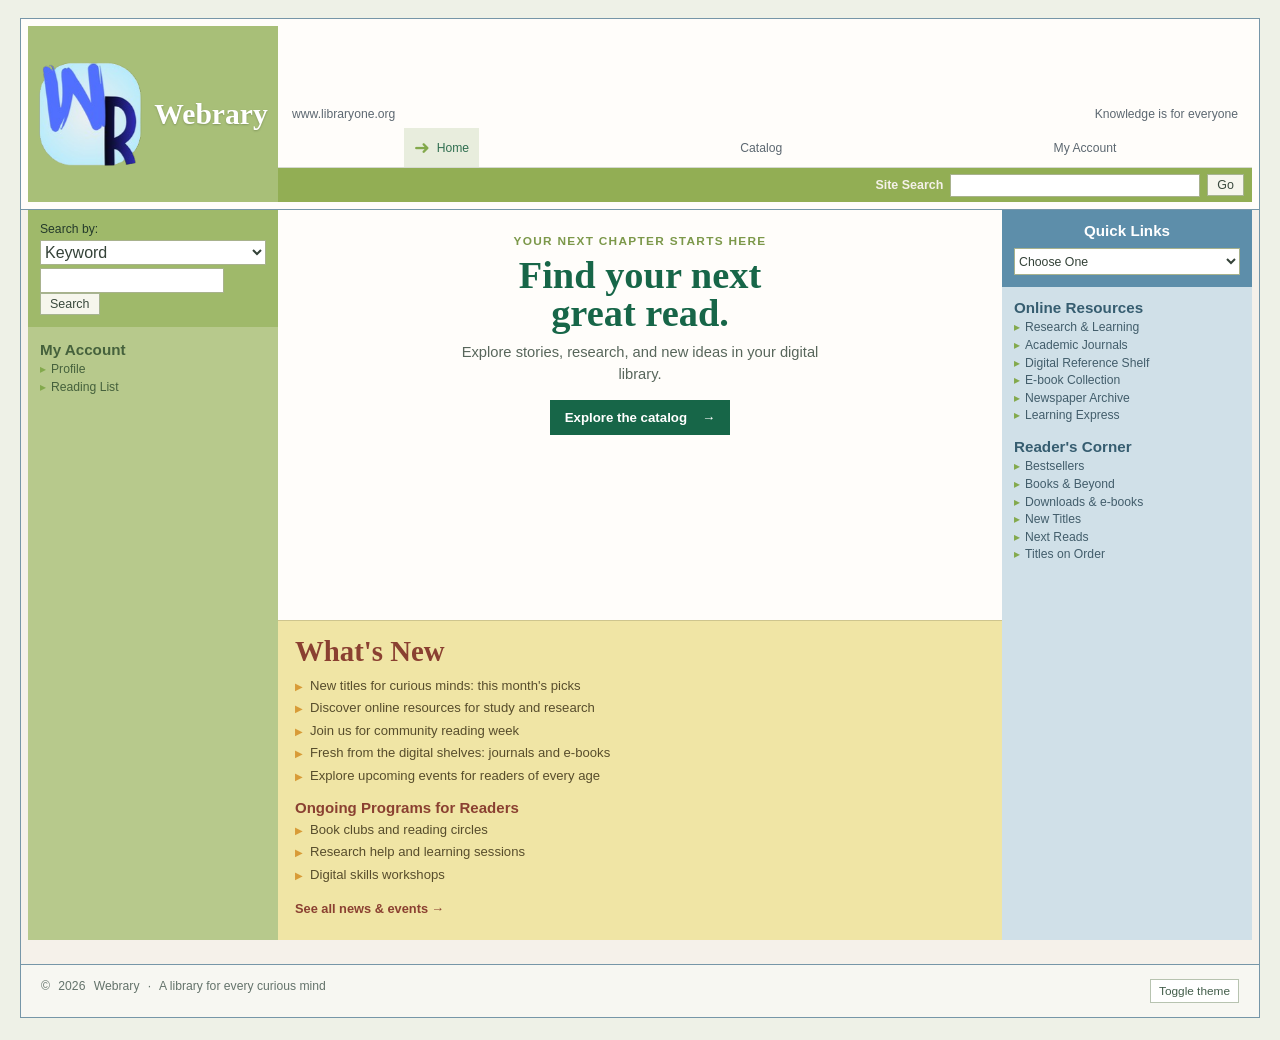
<file: Webrary branch/index.html>
<!DOCTYPE html>
<html lang="en">
  <head>
    <meta charset="UTF-8" />
    <meta name="viewport" content="width=device-width, initial-scale=1.0" />
    <title>Webrary | Digital Library</title>
    <link rel="icon" href="src/WR_logoCircle.png" />
    <link rel="stylesheet" href="styles.css?v=20261013" />
  </head>
  <body class="portal-page">
    <header class="portal-header">
      <div class="portal-masthead">
        <a href="index.html" class="portal-brand" aria-label="Webrary home">
          <img class="portal-brand-logo" src="src/WR_logo.png" alt="" />
          <span class="portal-brand-name">Webrary</span>
        </a>
        <div class="portal-heading">
          <div class="portal-topline">
            <span>www.libraryone.org</span>
            <span>Knowledge is for everyone</span>
          </div>
          <nav class="portal-main-nav" aria-label="Main navigation">
            <a class="active" href="index.html"><span aria-hidden="true">➜</span> Home</a>
            <a href="book.html">Catalog</a>
            <a href="account.html">My Account</a>
          </nav>
          <form class="portal-site-search" data-search-form>
            <label for="site-search">Site Search</label>
            <input id="site-search" type="search" aria-label="Search the library" />
            <button type="submit">Go</button>
          </form>
        </div>
      </div>
    </header>

    <main class="portal-layout">
      <aside class="portal-sidebar portal-sidebar-left" aria-label="Library and account links">
        <form class="portal-catalog-search" data-search-form>
          <label for="catalog-search">Search by:</label>
          <select id="catalog-search" aria-label="Catalog search type">
            <option>Keyword</option>
            <option>Title</option>
            <option>Author</option>
            <option>Subject</option>
          </select>
          <input type="search" aria-label="Catalog keyword" />
          <button type="submit">Search</button>
        </form>

        <section class="portal-link-group">
          <h2>My Account</h2>
          <ul>
            <li><a href="account.html">Profile</a></li>
            <li><a href="account.html">Reading List</a></li>
          </ul>
        </section>
      </aside>

      <section class="portal-main-content">
        <div class="portal-feature">
          <div class="portal-feature-copy">
            <span class="portal-kicker">Your next chapter starts here</span>
            <h1>Find your next<br />great read.</h1>
            <p>Explore stories, research, and new ideas in your digital library.</p>
            <a href="book.html" class="portal-feature-button">Explore the catalog <span aria-hidden="true">→</span></a>
          </div>
        </div>

        <section class="portal-news">
          <h2>What's New</h2>
          <ul class="portal-news-list">
            <li><a href="book.html">New titles for curious minds: this month's picks</a></li>
            <li><a href="about.html">Discover online resources for study and research</a></li>
            <li><a href="about.html">Join us for community reading week</a></li>
            <li><a href="book.html">Fresh from the digital shelves: journals and e-books</a></li>
            <li><a href="about.html">Explore upcoming events for readers of every age</a></li>
          </ul>
          <h3>Ongoing Programs for Readers</h3>
          <ul class="portal-news-list">
            <li><a href="about.html">Book clubs and reading circles</a></li>
            <li><a href="about.html">Research help and learning sessions</a></li>
            <li><a href="about.html">Digital skills workshops</a></li>
          </ul>
          <a href="about.html" class="portal-more-link">See all news &amp; events →</a>
        </section>
      </section>

      <aside class="portal-sidebar portal-sidebar-right" aria-label="Quick links and online resources">
        <section class="portal-quick-links">
          <h2>Quick Links</h2>
          <label class="visually-hidden" for="quick-links">Choose a quick link</label>
          <select id="quick-links">
            <option value="">Choose One</option>
            <option value="book.html">Browse the catalog</option>
            <option value="account.html">My reading list</option>
            <option value="about.html">Library information</option>
          </select>
        </section>

        <section class="portal-resource-group">
          <h2>Online Resources</h2>
          <ul>
            <li><a href="book.html">Research &amp; Learning</a></li>
            <li><a href="book.html">Academic Journals</a></li>
            <li><a href="book.html">Digital Reference Shelf</a></li>
            <li><a href="book.html">E-book Collection</a></li>
            <li><a href="book.html">Newspaper Archive</a></li>
            <li><a href="book.html">Learning Express</a></li>
          </ul>
        </section>

        <section class="portal-resource-group">
          <h2>Reader's Corner</h2>
          <ul>
            <li><a href="book.html">Bestsellers</a></li>
            <li><a href="book.html">Books &amp; Beyond</a></li>
            <li><a href="book.html">Downloads &amp; e-books</a></li>
            <li><a href="book.html">New Titles</a></li>
            <li><a href="book.html">Next Reads</a></li>
            <li><a href="book.html">Titles on Order</a></li>
          </ul>
        </section>
      </aside>
    </main>

    <footer class="portal-footer">
      <div>© <span id="year"></span> Webrary <span>·</span> A library for every curious mind</div>
      <button type="button" data-theme-toggle aria-label="Toggle color theme">Toggle theme</button>
    </footer>
    <script src="script.js"></script>
  </body>
</html>
</file>
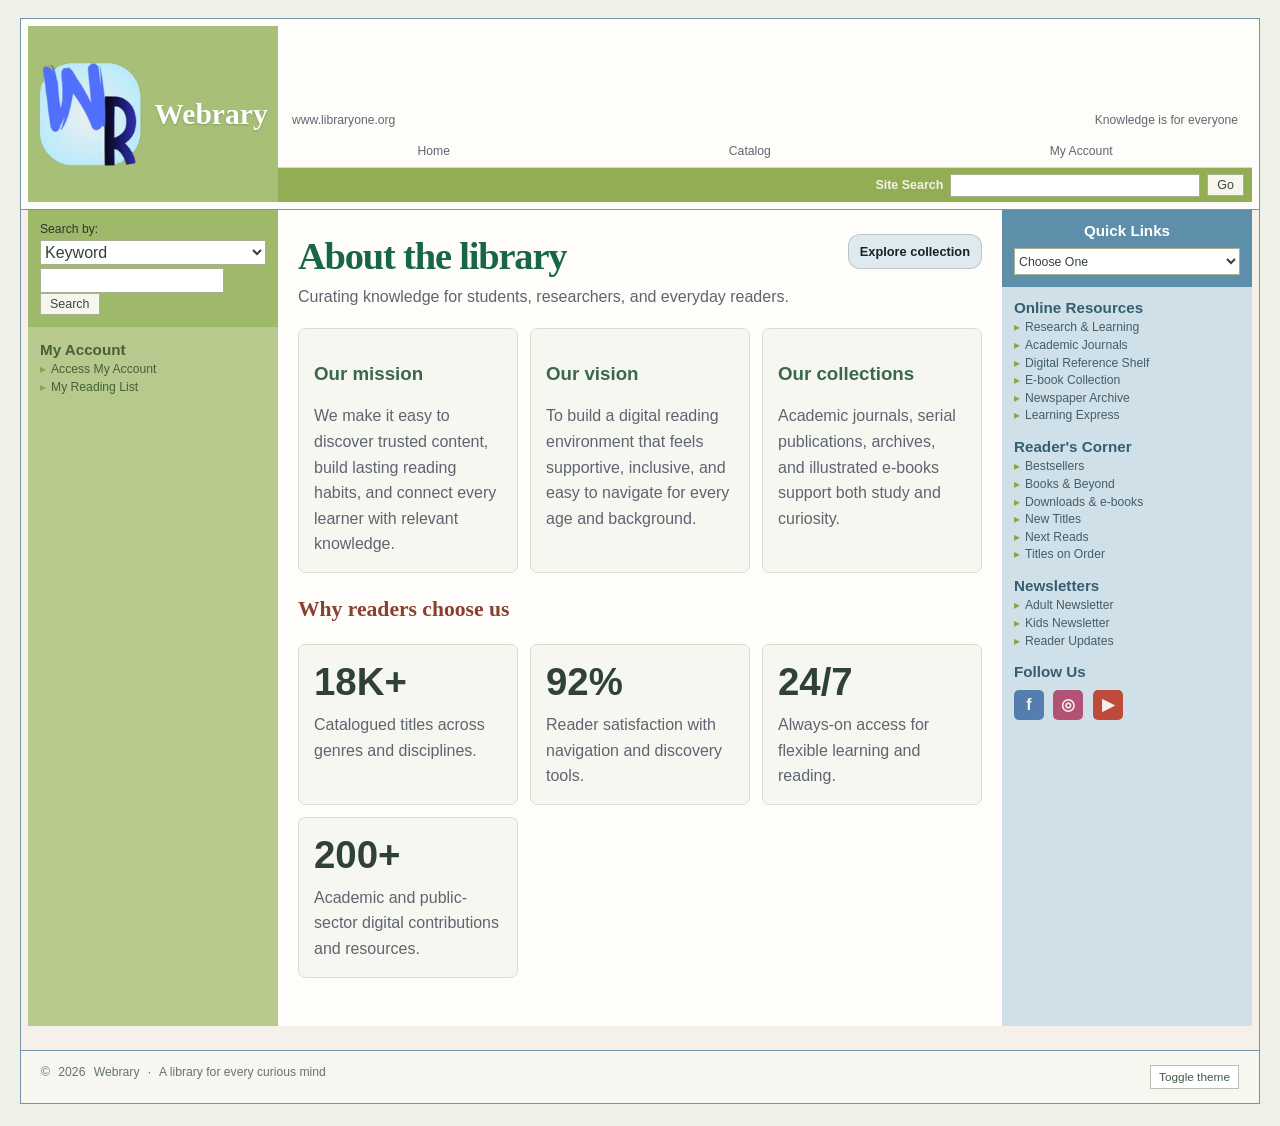
<file: Webrary branch/about.html>
<!DOCTYPE html>
<html lang="en">
  <head>
    <meta charset="UTF-8" />
    <meta name="viewport" content="width=device-width, initial-scale=1.0" />
    <title>About | Webrary</title>
    <link rel="icon" href="src/WR_logoCircle.png" />
    <link rel="stylesheet" href="styles.css?v=20261013" />
  </head>
  <body class="portal-page">
    <header class="portal-header">
      <div class="portal-masthead">
        <a href="index.html" class="portal-brand" aria-label="Webrary home">
          <img class="portal-brand-logo" src="src/WR_logo.png" alt="" />
          <span class="portal-brand-name">Webrary</span>
        </a>
        <div class="portal-heading">
          <div class="portal-topline">
            <span>www.libraryone.org</span>
            <span>Knowledge is for everyone</span>
          </div>
          <nav class="portal-main-nav" aria-label="Main navigation">
            <a href="index.html">Home</a>
            <a href="book.html">Catalog</a>
            <a href="account.html">My Account</a>
          </nav>
          <form class="portal-site-search" data-search-form>
            <label for="site-search">Site Search</label>
            <input id="site-search" type="search" aria-label="Search the library" />
            <button type="submit">Go</button>
          </form>
        </div>
      </div>
    </header>

    <main class="portal-layout">
      <aside class="portal-sidebar portal-sidebar-left" aria-label="Library and account links">
        <form class="portal-catalog-search" data-search-form>
          <label for="catalog-search">Search by:</label>
          <select id="catalog-search" aria-label="Catalog search type">
            <option>Keyword</option>
            <option>Title</option>
            <option>Author</option>
            <option>Subject</option>
          </select>
          <input type="search" aria-label="Catalog keyword" />
          <button type="submit">Search</button>
        </form>
        <section class="portal-link-group">
          <h2>My Account</h2>
          <ul>
            <li><a href="account.html">Access My Account</a></li>
            <li><a href="account.html">My Reading List</a></li>
          </ul>
        </section>
      </aside>

      <section class="portal-main-content portal-inner-page">
        <div class="page-header">
          <div class="title-block">
            <h1>About the library</h1>
            <p>Curating knowledge for students, researchers, and everyday readers.</p>
          </div>
          <a href="book.html" class="secondary-button">Explore collection</a>
        </div>
        <section class="info-grid">
          <article class="info-card">
            <h3>Our mission</h3>
            <p>We make it easy to discover trusted content, build lasting reading habits, and connect every learner with relevant knowledge.</p>
          </article>
          <article class="info-card">
            <h3>Our vision</h3>
            <p>To build a digital reading environment that feels supportive, inclusive, and easy to navigate for every age and background.</p>
          </article>
          <article class="info-card">
            <h3>Our collections</h3>
            <p>Academic journals, serial publications, archives, and illustrated e-books support both study and curiosity.</p>
          </article>
        </section>
        <section class="section">
          <div class="section-head"><h2>Why readers choose us</h2></div>
          <div class="metrics-grid">
            <article class="metric-card"><strong>18K+</strong><p>Catalogued titles across genres and disciplines.</p></article>
            <article class="metric-card"><strong>92%</strong><p>Reader satisfaction with navigation and discovery tools.</p></article>
            <article class="metric-card"><strong>24/7</strong><p>Always-on access for flexible learning and reading.</p></article>
            <article class="metric-card"><strong>200+</strong><p>Academic and public-sector digital contributions and resources.</p></article>
          </div>
        </section>
      </section>

      <aside class="portal-sidebar portal-sidebar-right" aria-label="Quick links and online resources">
        <section class="portal-quick-links">
          <h2>Quick Links</h2>
          <label class="visually-hidden" for="quick-links">Choose a quick link</label>
          <select id="quick-links">
            <option value="">Choose One</option>
            <option value="book.html">Browse the catalog</option>
            <option value="account.html">My reading list</option>
            <option value="about.html">Library information</option>
          </select>
        </section>
        <section class="portal-resource-group">
          <h2>Online Resources</h2>
          <ul>
            <li><a href="book.html">Research &amp; Learning</a></li>
            <li><a href="book.html">Academic Journals</a></li>
            <li><a href="book.html">Digital Reference Shelf</a></li>
            <li><a href="book.html">E-book Collection</a></li>
            <li><a href="book.html">Newspaper Archive</a></li>
            <li><a href="book.html">Learning Express</a></li>
          </ul>
        </section>
        <section class="portal-resource-group">
          <h2>Reader's Corner</h2>
          <ul>
            <li><a href="book.html">Bestsellers</a></li>
            <li><a href="book.html">Books &amp; Beyond</a></li>
            <li><a href="book.html">Downloads &amp; e-books</a></li>
            <li><a href="book.html">New Titles</a></li>
            <li><a href="book.html">Next Reads</a></li>
            <li><a href="book.html">Titles on Order</a></li>
          </ul>
        </section>
        <section class="portal-resource-group">
          <h2>Newsletters</h2>
          <ul>
            <li><a href="about.html">Adult Newsletter</a></li>
            <li><a href="about.html">Kids Newsletter</a></li>
            <li><a href="about.html">Reader Updates</a></li>
          </ul>
        </section>
        <section class="portal-resource-group portal-social">
          <h2>Follow Us</h2>
          <a href="about.html" aria-label="Follow Webrary on Facebook">f</a>
          <a href="about.html" aria-label="Follow Webrary on Instagram">◎</a>
          <a href="about.html" aria-label="Follow Webrary on YouTube">▶</a>
        </section>
      </aside>
    </main>

    <footer class="portal-footer">
      <div>© <span id="year"></span> Webrary <span>·</span> A library for every curious mind</div>
      <button type="button" data-theme-toggle aria-label="Toggle color theme">Toggle theme</button>
    </footer>
    <script src="script.js"></script>
  </body>
</html>
</file>
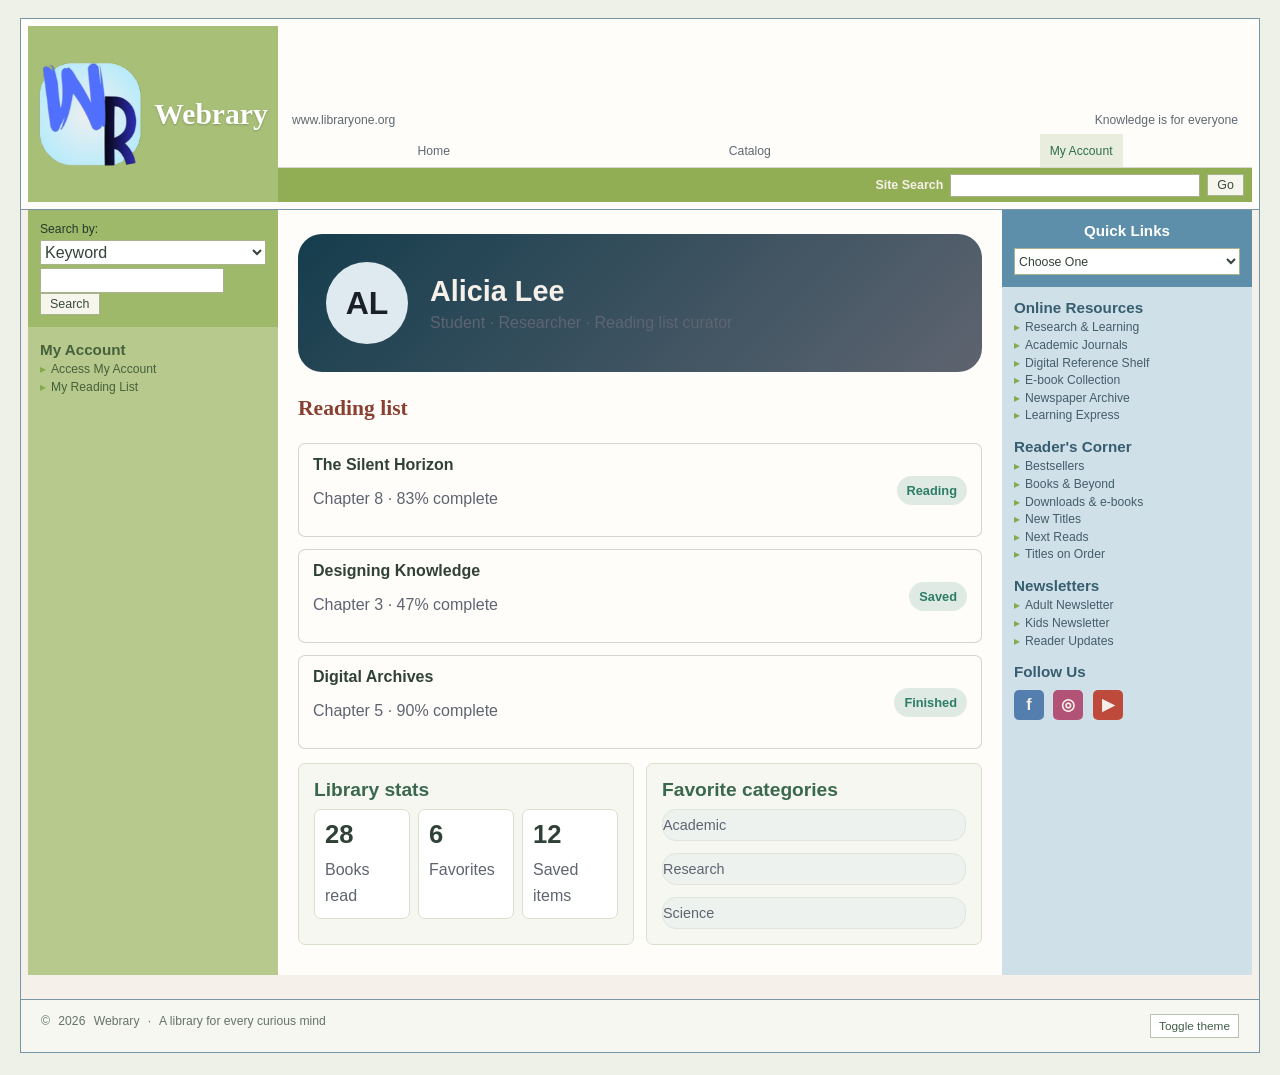
<file: Webrary branch/account.html>
<!DOCTYPE html>
<html lang="en">
  <head>
    <meta charset="UTF-8" />
    <meta name="viewport" content="width=device-width, initial-scale=1.0" />
    <title>My Account | Webrary</title>
    <link rel="icon" href="src/WR_logoCircle.png" />
    <link rel="stylesheet" href="styles.css?v=20261013" />
  </head>
  <body class="portal-page">
    <header class="portal-header">
      <div class="portal-masthead">
        <a href="index.html" class="portal-brand" aria-label="Webrary home">
          <img class="portal-brand-logo" src="src/WR_logo.png" alt="" />
          <span class="portal-brand-name">Webrary</span>
        </a>
        <div class="portal-heading">
          <div class="portal-topline">
            <span>www.libraryone.org</span>
            <span>Knowledge is for everyone</span>
          </div>
          <nav class="portal-main-nav" aria-label="Main navigation">
            <a href="index.html">Home</a>
            <a href="book.html">Catalog</a>
            <a class="active" href="account.html" aria-current="page">My Account</a>
          </nav>
          <form class="portal-site-search" data-search-form>
            <label for="site-search">Site Search</label>
            <input id="site-search" type="search" aria-label="Search the library" />
            <button type="submit">Go</button>
          </form>
        </div>
      </div>
    </header>

    <main class="portal-layout">
      <aside class="portal-sidebar portal-sidebar-left" aria-label="Library and account links">
        <form class="portal-catalog-search" data-search-form>
          <label for="catalog-search">Search by:</label>
          <select id="catalog-search" aria-label="Catalog search type">
            <option>Keyword</option>
            <option>Title</option>
            <option>Author</option>
            <option>Subject</option>
          </select>
          <input type="search" aria-label="Catalog keyword" />
          <button type="submit">Search</button>
        </form>
        <section class="portal-link-group">
          <h2>My Account</h2>
          <ul>
            <li><a href="account.html">Access My Account</a></li>
            <li><a href="account.html">My Reading List</a></li>
          </ul>
        </section>
      </aside>

      <section class="portal-main-content portal-inner-page">
        <div class="account-grid">
          <section>
            <div class="profile-card">
              <div class="avatar">AL</div>
              <div>
                <h2>Alicia Lee</h2>
                <p>Student · Researcher · Reading list curator</p>
              </div>
            </div>
            <div class="section">
              <div class="section-head"><h2>Reading list</h2></div>
              <div class="reading-list">
                <div class="reading-item">
                  <div><strong>The Silent Horizon</strong><p>Chapter 8 · 83% complete</p></div>
                  <span class="toggle-pill">Reading</span>
                </div>
                <div class="reading-item">
                  <div><strong>Designing Knowledge</strong><p>Chapter 3 · 47% complete</p></div>
                  <span class="toggle-pill">Saved</span>
                </div>
                <div class="reading-item">
                  <div><strong>Digital Archives</strong><p>Chapter 5 · 90% complete</p></div>
                  <span class="toggle-pill">Finished</span>
                </div>
              </div>
            </div>
          </section>
          <aside>
            <article class="account-panel">
              <h3>Library stats</h3>
              <div class="metrics-grid">
                <div class="metric-card"><strong>28</strong><p>Books read</p></div>
                <div class="metric-card"><strong>6</strong><p>Favorites</p></div>
                <div class="metric-card"><strong>12</strong><p>Saved items</p></div>
              </div>
            </article>
            <article class="account-panel account-favorites">
              <h3>Favorite categories</h3>
              <ul><li>Academic</li><li>Research</li><li>Science</li></ul>
            </article>
          </aside>
        </div>
      </section>

      <aside class="portal-sidebar portal-sidebar-right" aria-label="Quick links and online resources">
        <section class="portal-quick-links">
          <h2>Quick Links</h2>
          <label class="visually-hidden" for="quick-links">Choose a quick link</label>
          <select id="quick-links">
            <option value="">Choose One</option>
            <option value="book.html">Browse the catalog</option>
            <option value="account.html">My reading list</option>
            <option value="about.html">Library information</option>
          </select>
        </section>
        <section class="portal-resource-group">
          <h2>Online Resources</h2>
          <ul>
            <li><a href="book.html">Research &amp; Learning</a></li>
            <li><a href="book.html">Academic Journals</a></li>
            <li><a href="book.html">Digital Reference Shelf</a></li>
            <li><a href="book.html">E-book Collection</a></li>
            <li><a href="book.html">Newspaper Archive</a></li>
            <li><a href="book.html">Learning Express</a></li>
          </ul>
        </section>
        <section class="portal-resource-group">
          <h2>Reader's Corner</h2>
          <ul>
            <li><a href="book.html">Bestsellers</a></li>
            <li><a href="book.html">Books &amp; Beyond</a></li>
            <li><a href="book.html">Downloads &amp; e-books</a></li>
            <li><a href="book.html">New Titles</a></li>
            <li><a href="book.html">Next Reads</a></li>
            <li><a href="book.html">Titles on Order</a></li>
          </ul>
        </section>
        <section class="portal-resource-group">
          <h2>Newsletters</h2>
          <ul>
            <li><a href="about.html">Adult Newsletter</a></li>
            <li><a href="about.html">Kids Newsletter</a></li>
            <li><a href="about.html">Reader Updates</a></li>
          </ul>
        </section>
        <section class="portal-resource-group portal-social">
          <h2>Follow Us</h2>
          <a href="about.html" aria-label="Follow Webrary on Facebook">f</a>
          <a href="about.html" aria-label="Follow Webrary on Instagram">◎</a>
          <a href="about.html" aria-label="Follow Webrary on YouTube">▶</a>
        </section>
      </aside>
    </main>

    <footer class="portal-footer">
      <div>© <span id="year"></span> Webrary <span>·</span> A library for every curious mind</div>
      <button type="button" data-theme-toggle aria-label="Toggle color theme">Toggle theme</button>
    </footer>
    <script src="script.js"></script>
  </body>
</html>
</file>
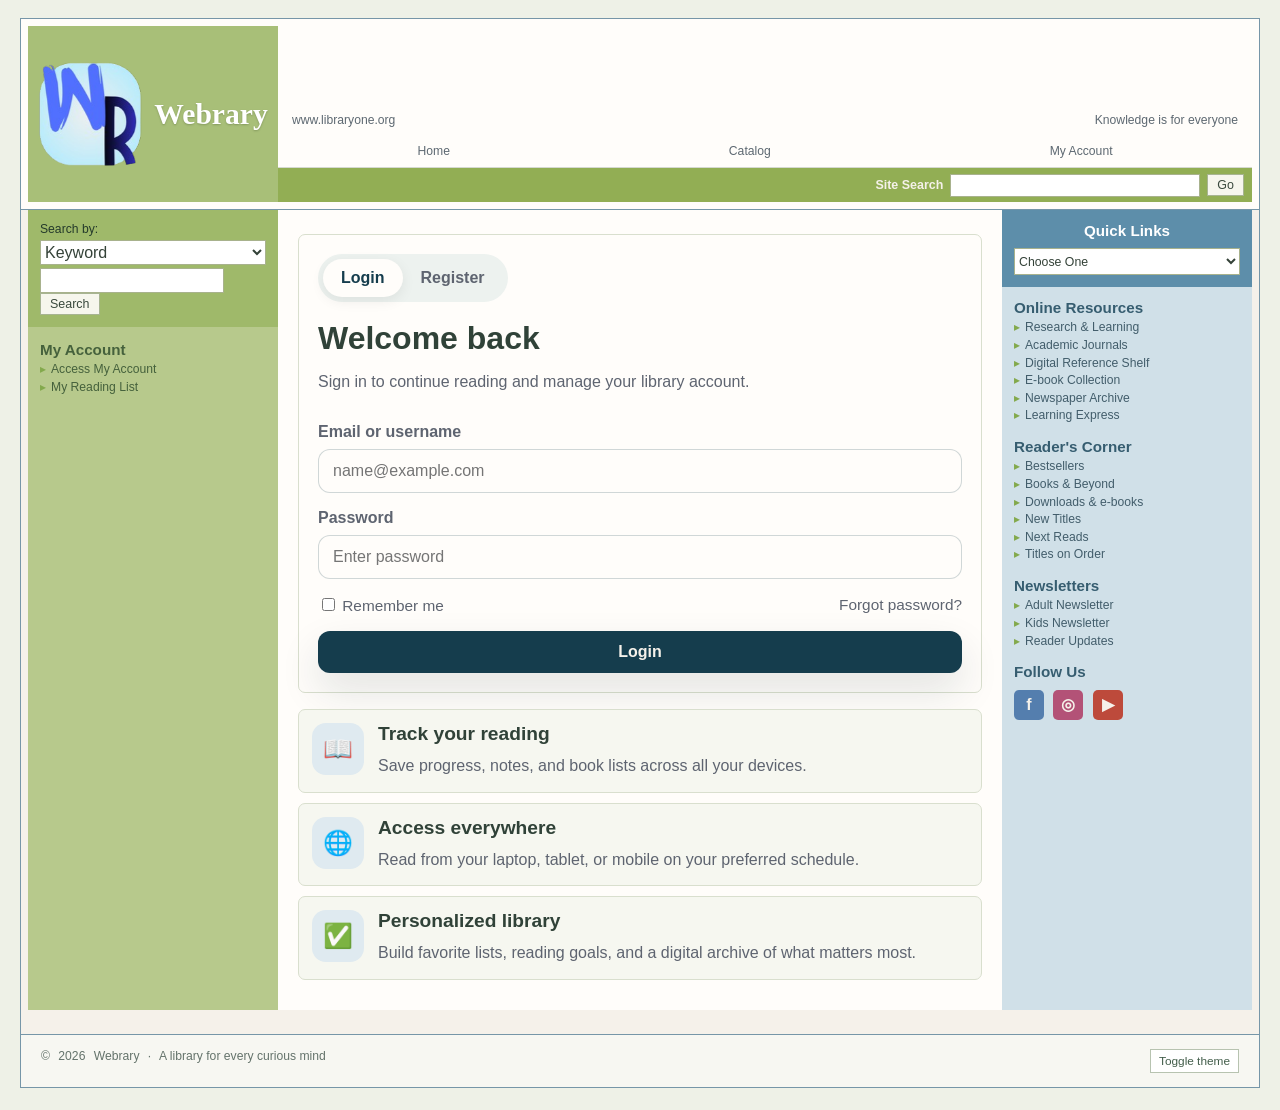
<file: Webrary branch/auth.html>
<!DOCTYPE html>
<html lang="en">
  <head>
    <meta charset="UTF-8" />
    <meta name="viewport" content="width=device-width, initial-scale=1.0" />
    <title>Sign In | Webrary</title>
    <link rel="icon" href="src/WR_logoCircle.png" />
    <link rel="stylesheet" href="styles.css?v=20261013" />
  </head>
  <body class="portal-page">
    <header class="portal-header">
      <div class="portal-masthead">
        <a href="index.html" class="portal-brand" aria-label="Webrary home">
          <img class="portal-brand-logo" src="src/WR_logo.png" alt="" />
          <span class="portal-brand-name">Webrary</span>
        </a>
        <div class="portal-heading">
          <div class="portal-topline">
            <span>www.libraryone.org</span>
            <span>Knowledge is for everyone</span>
          </div>
          <nav class="portal-main-nav" aria-label="Main navigation">
            <a href="index.html">Home</a>
            <a href="book.html">Catalog</a>
            <a href="account.html">My Account</a>
          </nav>
          <form class="portal-site-search" data-search-form>
            <label for="site-search">Site Search</label>
            <input id="site-search" type="search" aria-label="Search the library" />
            <button type="submit">Go</button>
          </form>
        </div>
      </div>
    </header>

    <main class="portal-layout">
      <aside class="portal-sidebar portal-sidebar-left" aria-label="Library and account links">
        <form class="portal-catalog-search" data-search-form>
          <label for="catalog-search">Search by:</label>
          <select id="catalog-search" aria-label="Catalog search type">
            <option>Keyword</option>
            <option>Title</option>
            <option>Author</option>
            <option>Subject</option>
          </select>
          <input type="search" aria-label="Catalog keyword" />
          <button type="submit">Search</button>
        </form>
        <section class="portal-link-group">
          <h2>My Account</h2>
          <ul>
            <li><a href="account.html">Access My Account</a></li>
            <li><a href="account.html">My Reading List</a></li>
          </ul>
        </section>
      </aside>

      <section class="portal-main-content portal-inner-page">
        <div class="auth-layout">
          <section class="auth-panel">
            <div class="auth-tabs" aria-label="Authentication tabs">
              <button class="auth-tab active" type="button" data-auth-tab="login">Login</button>
              <button class="auth-tab" type="button" data-auth-tab="register">Register</button>
            </div>
            <form class="form-grid" data-auth-form="login" data-form-submit>
              <div>
                <h2>Welcome back</h2>
                <p>Sign in to continue reading and manage your library account.</p>
              </div>
              <div class="field">
                <label for="login-email">Email or username</label>
                <input id="login-email" type="text" placeholder="name@example.com" required />
              </div>
              <div class="field">
                <label for="login-password">Password</label>
                <input id="login-password" type="password" placeholder="Enter password" required />
              </div>
              <div class="check-row">
                <label><input type="checkbox" /> Remember me</label>
                <a href="#">Forgot password?</a>
              </div>
              <button type="submit" class="primary-button">Login</button>
            </form>
            <form class="form-grid hidden" data-auth-form="register" data-form-submit>
              <div>
                <h2>Create your account</h2>
                <p>Join to save your favorite books and build a reading list.</p>
              </div>
              <div class="form-row">
                <div class="field">
                  <label for="reg-first">First name</label>
                  <input id="reg-first" type="text" placeholder="First name" required />
                </div>
                <div class="field">
                  <label for="reg-last">Last name</label>
                  <input id="reg-last" type="text" placeholder="Last name" required />
                </div>
              </div>
              <div class="field">
                <label for="reg-email">Email</label>
                <input id="reg-email" type="email" placeholder="you@example.com" required />
              </div>
              <div class="field">
                <label for="reg-phone">Phone number</label>
                <input id="reg-phone" type="tel" placeholder="(123) 456-7890" />
              </div>
              <div class="field">
                <label for="reg-role">Role</label>
                <select id="reg-role">
                  <option>Student</option>
                  <option>Researcher</option>
                  <option>Educator</option>
                  <option>General reader</option>
                </select>
              </div>
              <div class="field">
                <label for="reg-password">Password</label>
                <input id="reg-password" type="password" placeholder="Create password" required />
              </div>
              <button type="submit" class="primary-button">Create account</button>
            </form>
          </section>
          <aside class="auth-side">
            <article class="feature-card">
              <div class="feature-icon">📖</div>
              <div><h3>Track your reading</h3><p>Save progress, notes, and book lists across all your devices.</p></div>
            </article>
            <article class="feature-card">
              <div class="feature-icon">🌐</div>
              <div><h3>Access everywhere</h3><p>Read from your laptop, tablet, or mobile on your preferred schedule.</p></div>
            </article>
            <article class="feature-card">
              <div class="feature-icon">✅</div>
              <div><h3>Personalized library</h3><p>Build favorite lists, reading goals, and a digital archive of what matters most.</p></div>
            </article>
          </aside>
        </div>
      </section>

      <aside class="portal-sidebar portal-sidebar-right" aria-label="Quick links and online resources">
        <section class="portal-quick-links">
          <h2>Quick Links</h2>
          <label class="visually-hidden" for="quick-links">Choose a quick link</label>
          <select id="quick-links">
            <option value="">Choose One</option>
            <option value="book.html">Browse the catalog</option>
            <option value="account.html">My reading list</option>
            <option value="about.html">Library information</option>
          </select>
        </section>
        <section class="portal-resource-group">
          <h2>Online Resources</h2>
          <ul>
            <li><a href="book.html">Research &amp; Learning</a></li>
            <li><a href="book.html">Academic Journals</a></li>
            <li><a href="book.html">Digital Reference Shelf</a></li>
            <li><a href="book.html">E-book Collection</a></li>
            <li><a href="book.html">Newspaper Archive</a></li>
            <li><a href="book.html">Learning Express</a></li>
          </ul>
        </section>
        <section class="portal-resource-group">
          <h2>Reader's Corner</h2>
          <ul>
            <li><a href="book.html">Bestsellers</a></li>
            <li><a href="book.html">Books &amp; Beyond</a></li>
            <li><a href="book.html">Downloads &amp; e-books</a></li>
            <li><a href="book.html">New Titles</a></li>
            <li><a href="book.html">Next Reads</a></li>
            <li><a href="book.html">Titles on Order</a></li>
          </ul>
        </section>
        <section class="portal-resource-group">
          <h2>Newsletters</h2>
          <ul>
            <li><a href="about.html">Adult Newsletter</a></li>
            <li><a href="about.html">Kids Newsletter</a></li>
            <li><a href="about.html">Reader Updates</a></li>
          </ul>
        </section>
        <section class="portal-resource-group portal-social">
          <h2>Follow Us</h2>
          <a href="about.html" aria-label="Follow Webrary on Facebook">f</a>
          <a href="about.html" aria-label="Follow Webrary on Instagram">◎</a>
          <a href="about.html" aria-label="Follow Webrary on YouTube">▶</a>
        </section>
      </aside>
    </main>

    <footer class="portal-footer">
      <div>© <span id="year"></span> Webrary <span>·</span> A library for every curious mind</div>
      <button type="button" data-theme-toggle aria-label="Toggle color theme">Toggle theme</button>
    </footer>
    <script src="script.js"></script>
  </body>
</html>
</file>
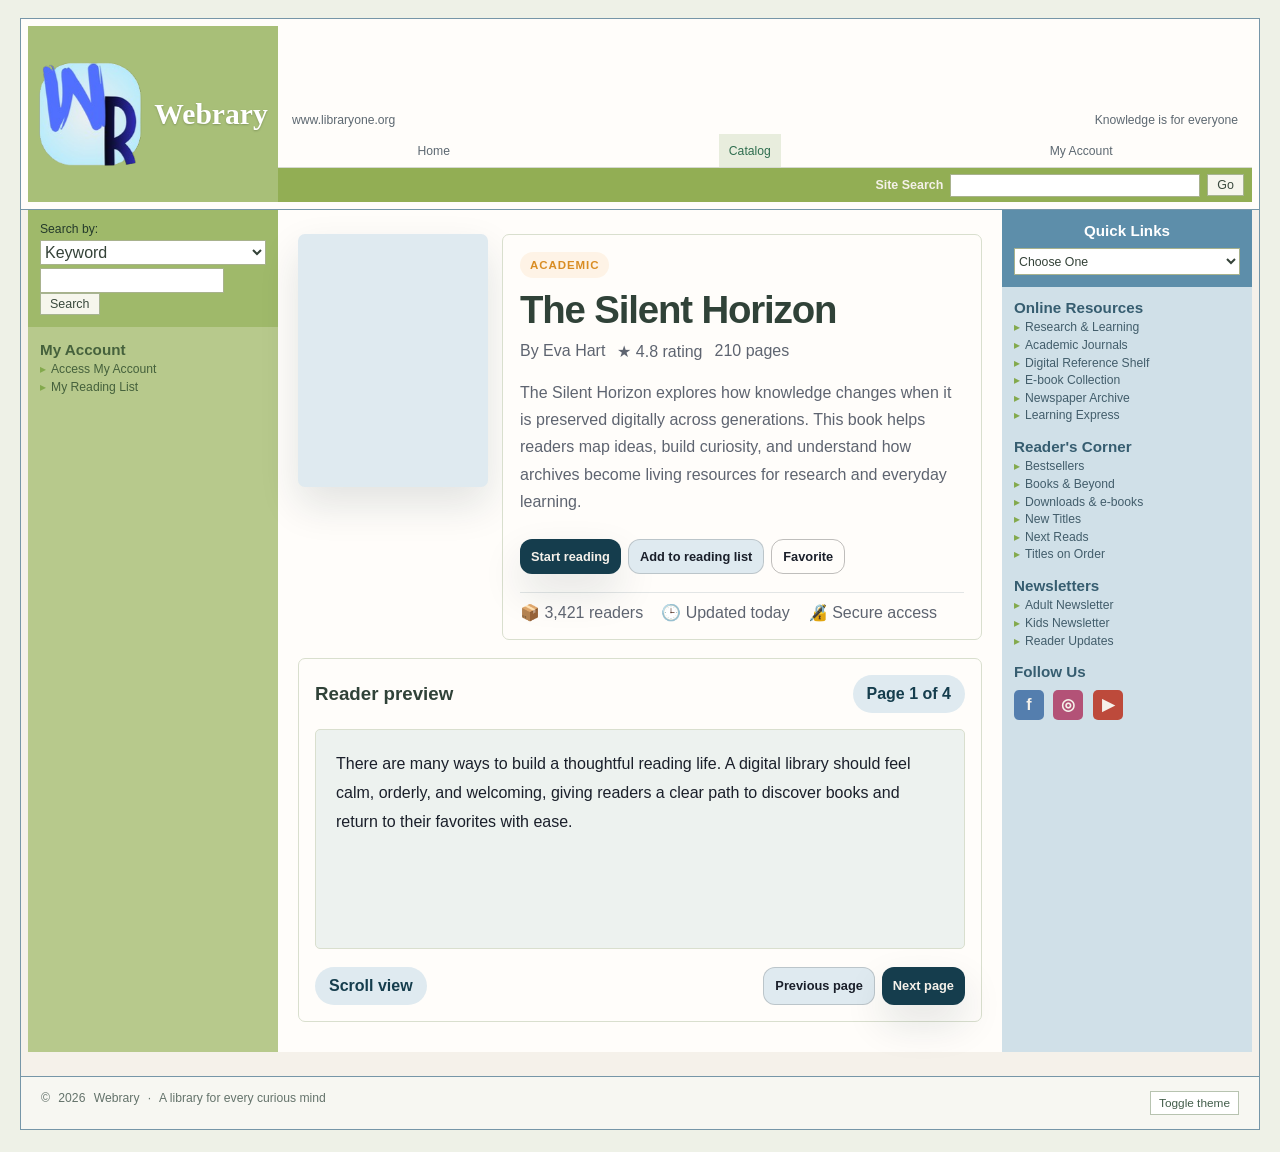
<file: Webrary branch/book.html>
<!DOCTYPE html>
<html lang="en">
  <head>
    <meta charset="UTF-8" />
    <meta name="viewport" content="width=device-width, initial-scale=1.0" />
    <title>Book Detail | Webrary</title>
    <link rel="icon" href="src/WR_logoCircle.png" />
    <link rel="stylesheet" href="styles.css?v=20261013" />
  </head>
  <body class="portal-page">
    <header class="portal-header">
      <div class="portal-masthead">
        <a href="index.html" class="portal-brand" aria-label="Webrary home">
          <img class="portal-brand-logo" src="src/WR_logo.png" alt="" />
          <span class="portal-brand-name">Webrary</span>
        </a>
        <div class="portal-heading">
          <div class="portal-topline">
            <span>www.libraryone.org</span>
            <span>Knowledge is for everyone</span>
          </div>
          <nav class="portal-main-nav" aria-label="Main navigation">
            <a href="index.html">Home</a>
            <a class="active" href="book.html" aria-current="page">Catalog</a>
            <a href="account.html">My Account</a>
          </nav>
          <form class="portal-site-search" data-search-form>
            <label for="site-search">Site Search</label>
            <input id="site-search" type="search" aria-label="Search the library" />
            <button type="submit">Go</button>
          </form>
        </div>
      </div>
    </header>

    <main class="portal-layout">
      <aside class="portal-sidebar portal-sidebar-left" aria-label="Library and account links">
        <form class="portal-catalog-search" data-search-form>
          <label for="catalog-search">Search by:</label>
          <select id="catalog-search" aria-label="Catalog search type">
            <option>Keyword</option>
            <option>Title</option>
            <option>Author</option>
            <option>Subject</option>
          </select>
          <input type="search" aria-label="Catalog keyword" />
          <button type="submit">Search</button>
        </form>
        <section class="portal-link-group">
          <h2>My Account</h2>
          <ul>
            <li><a href="account.html">Access My Account</a></li>
            <li><a href="account.html">My Reading List</a></li>
          </ul>
        </section>
      </aside>

      <section class="portal-main-content portal-inner-page">
        <div class="book-detail-shell">
          <aside class="detail-cover" aria-label="Book cover"></aside>
          <section class="book-info">
            <span class="eyebrow">Academic</span>
            <h1>The Silent Horizon</h1>
            <div class="meta-line">
              <span>By Eva Hart</span>
              <span>★ 4.8 rating</span>
              <span>210 pages</span>
            </div>
            <p>
              The Silent Horizon explores how knowledge changes when it is preserved digitally across generations.
              This book helps readers map ideas, build curiosity, and understand how archives become living resources
              for research and everyday learning.
            </p>
            <div class="book-actions">
              <button class="primary-button" type="button" data-start-reading>Start reading</button>
              <button class="secondary-button" type="button" data-save-book>Add to reading list</button>
              <button class="ghost-button" type="button" data-favorite-book>Favorite</button>
            </div>
            <div class="book-stats">
              <span>📦 3,421 readers</span>
              <span>🕒 Updated today</span>
              <span>🔏 Secure access</span>
            </div>
          </section>
        </div>
        <section class="reader-card" id="reader">
          <div class="reader-header">
            <h3>Reader preview</h3>
            <span class="page-badge" data-reader-page>Page 1 of 4</span>
          </div>
          <div class="reader-body" data-reader-text>
            There are many ways to build a thoughtful reading life. A digital library should feel calm, orderly, and welcoming.
          </div>
          <div class="reader-controls">
            <div class="page-badge">Scroll view</div>
            <div class="book-actions" style="margin: 0;">
              <button type="button" class="secondary-button" data-prev-page>Previous page</button>
              <button type="button" class="primary-button" data-next-page>Next page</button>
            </div>
          </div>
        </section>
      </section>

      <aside class="portal-sidebar portal-sidebar-right" aria-label="Quick links and online resources">
        <section class="portal-quick-links">
          <h2>Quick Links</h2>
          <label class="visually-hidden" for="quick-links">Choose a quick link</label>
          <select id="quick-links">
            <option value="">Choose One</option>
            <option value="book.html">Browse the catalog</option>
            <option value="account.html">My reading list</option>
            <option value="about.html">Library information</option>
          </select>
        </section>
        <section class="portal-resource-group">
          <h2>Online Resources</h2>
          <ul>
            <li><a href="book.html">Research &amp; Learning</a></li>
            <li><a href="book.html">Academic Journals</a></li>
            <li><a href="book.html">Digital Reference Shelf</a></li>
            <li><a href="book.html">E-book Collection</a></li>
            <li><a href="book.html">Newspaper Archive</a></li>
            <li><a href="book.html">Learning Express</a></li>
          </ul>
        </section>
        <section class="portal-resource-group">
          <h2>Reader's Corner</h2>
          <ul>
            <li><a href="book.html">Bestsellers</a></li>
            <li><a href="book.html">Books &amp; Beyond</a></li>
            <li><a href="book.html">Downloads &amp; e-books</a></li>
            <li><a href="book.html">New Titles</a></li>
            <li><a href="book.html">Next Reads</a></li>
            <li><a href="book.html">Titles on Order</a></li>
          </ul>
        </section>
        <section class="portal-resource-group">
          <h2>Newsletters</h2>
          <ul>
            <li><a href="about.html">Adult Newsletter</a></li>
            <li><a href="about.html">Kids Newsletter</a></li>
            <li><a href="about.html">Reader Updates</a></li>
          </ul>
        </section>
        <section class="portal-resource-group portal-social">
          <h2>Follow Us</h2>
          <a href="about.html" aria-label="Follow Webrary on Facebook">f</a>
          <a href="about.html" aria-label="Follow Webrary on Instagram">◎</a>
          <a href="about.html" aria-label="Follow Webrary on YouTube">▶</a>
        </section>
      </aside>
    </main>

    <footer class="portal-footer">
      <div>© <span id="year"></span> Webrary <span>·</span> A library for every curious mind</div>
      <button type="button" data-theme-toggle aria-label="Toggle color theme">Toggle theme</button>
    </footer>
    <script src="script.js"></script>
  </body>
</html>
</file>
<file: Webrary branch/styles.css>
:root {
  --palette-blue: #153d4d;
  --palette-black: #1a1f2a;
  --palette-charcoal: #5e6470;
  --palette-sky: #dfeaf0;
  --palette-gray: #f5f1ea;
  --bg: #f5f1ea;
  --panel: #fffdfa;
  --panel-alt: #edf2ef;
  --primary: #153d4d;
  --primary-soft: #dfeaf0;
  --accent: #f0a851;
  --accent-strong: #d98d24;
  --text: #1a1f2a;
  --muted: #5e6470;
  --success: #2d7d66;
  --border: rgba(21, 61, 77, 0.12);
  --shadow: 0 18px 40px rgba(19, 38, 50, 0.12);
}

body.dark {
  --bg: #0b1620;
  --panel: #13232f;
  --panel-alt: #1b2d39;
  --primary: #d9edf5;
  --primary-soft: rgba(126, 193, 213, 0.12);
  --accent: #ffc36d;
  --accent-strong: #f29c3d;
  --text: #edf1f5;
  --muted: #adc0cf;
  --success: #69d2a0;
  --border: rgba(217, 237, 245, 0.12);
  --shadow: 0 18px 40px rgba(0, 0, 0, 0.28);
}

* { box-sizing: border-box; }

html { scroll-behavior: smooth; }

body {
  margin: 0;
  font-family: "Segoe UI", Tahoma, Geneva, Verdana, sans-serif;
  background: linear-gradient(180deg, rgba(244, 237, 227, 0.85) 0%, rgba(226, 236, 240, 0.9) 100%);
  color: var(--text);
  transition: background 0.25s ease, color 0.25s ease;
}

body.dark {
  background: linear-gradient(180deg, #071218 0%, #0d1d29 100%);
}

img {
  max-width: 100%;
  display: block;
}

a {
  color: inherit;
  text-decoration: none;
}

button, input, select, textarea {
  font: inherit;
}

.container {
  width: min(1200px, calc(100% - 32px));
  margin: 0 auto;
}

.site-header {
  position: sticky;
  top: 0;
  z-index: 20;
  backdrop-filter: blur(14px);
  background: rgba(245, 241, 234, 0.8);
  border-bottom: 1px solid var(--border);
}

body.dark .site-header {
  background: rgba(11, 22, 32, 0.82);
}

.header-inner {
  display: flex;
  align-items: center;
  justify-content: space-between;
  min-height: 76px;
  gap: 20px;
}

.brand {
  display: inline-flex;
  align-items: center;
  gap: 10px;
  font-weight: 800;
  letter-spacing: 0.04em;
  color: var(--primary);
}

.brand-mark {
  width: 42px;
  height: 42px;
  border-radius: 12px;
  display: grid;
  place-items: center;
  background: linear-gradient(135deg, var(--primary), var(--accent));
  color: white;
  font-size: 1.2rem;
  box-shadow: var(--shadow);
}

.main-nav {
  display: flex;
  align-items: center;
  gap: 16px;
  flex-wrap: wrap;
}

.main-nav a {
  padding: 10px 12px;
  border-radius: 999px;
  color: var(--muted);
  font-weight: 600;
  transition: 0.2s ease;
}

.main-nav a:hover,
.main-nav a.active {
  background: var(--primary-soft);
  color: var(--primary);
}

.header-actions {
  display: flex;
  align-items: center;
  gap: 12px;
}

.mini-button,
.primary-button,
.secondary-button,
.ghost-button {
  display: inline-flex;
  align-items: center;
  justify-content: center;
  border: 0;
  border-radius: 12px;
  cursor: pointer;
  transition: transform 0.2s ease, opacity 0.2s ease;
}

.primary-button,
.secondary-button,
.ghost-button {
  padding: 12px 18px;
  font-weight: 700;
}

.primary-button {
  background: linear-gradient(135deg, var(--primary), #1f7d96);
  color: #fff;
  box-shadow: var(--shadow);
}

.secondary-button {
  background: var(--panel);
  color: var(--primary);
  border: 1px solid var(--border);
}

.ghost-button {
  background: transparent;
  color: var(--text);
  border: 1px solid var(--border);
}

.mini-button {
  width: 42px;
  height: 42px;
  background: var(--panel);
  border: 1px solid var(--border);
  color: var(--text);
}

.primary-button:hover,
.secondary-button:hover,
.mini-button:hover,
.ghost-button:hover {
  transform: translateY(-1px);
}

.page-hero {
  padding: 72px 0 48px;
}

.hero-grid {
  display: grid;
  grid-template-columns: 1.2fr 0.8fr;
  gap: 28px;
  align-items: center;
}

.hero-copy h1 {
  font-size: clamp(2.8rem, 5vw, 4.5rem);
  line-height: 1.05;
  margin: 0 0 18px;
  letter-spacing: -0.04em;
}

.hero-copy p {
  margin: 0 0 22px;
  color: var(--muted);
  font-size: 1.05rem;
  max-width: 44rem;
}

.hero-actions {
  display: flex;
  flex-wrap: wrap;
  gap: 14px;
  margin-bottom: 26px;
}

.hero-meta {
  display: flex;
  gap: 22px;
  flex-wrap: wrap;
  color: var(--muted);
}

.hero-meta strong {
  display: block;
  color: var(--text);
  font-size: 1.5rem;
}

.hero-panel {
  background: linear-gradient(180deg, rgba(10, 35, 45, 0.9), rgba(35, 70, 77, 0.8));
  color: white;
  border-radius: 28px;
  overflow: hidden;
  box-shadow: var(--shadow);
}

.hero-card-image {
  min-height: 320px;
  background-image: url('https://images.unsplash.com/photo-1521587760476-6c12a4b040da?auto=format&fit=crop&w=900&q=80');
  background-size: cover;
  background-position: center;
}

.hero-card-content {
  padding: 24px 26px 26px;
}

.hero-card-content .tag {
  display: inline-flex;
  padding: 7px 10px;
  border-radius: 999px;
  background: rgba(255, 255, 255, 0.12);
  color: #dfeaf0;
  font-size: 0.75rem;
  letter-spacing: 0.08em;
  text-transform: uppercase;
  margin-bottom: 14px;
}

.hero-card-content h2 {
  margin: 0 0 10px;
  font-size: 1.65rem;
}

.hero-card-content p {
  margin: 0;
  color: rgba(255, 255, 255, 0.8);
}

.section {
  padding: 30px 0 18px;
}

.section-head {
  display: flex;
  justify-content: space-between;
  align-items: end;
  gap: 20px;
  margin-bottom: 22px;
}

.section-head h2 {
  margin: 0;
  font-size: clamp(1.8rem, 2vw, 2.5rem);
}

.section-head p {
  margin: 0;
  color: var(--muted);
}

.search-wrap {
  background: var(--panel);
  border: 1px solid var(--border);
  border-radius: 18px;
  padding: 10px 16px;
  display: flex;
  align-items: center;
  gap: 12px;
  margin-top: 36px;
  box-shadow: var(--shadow);
}

.search-wrap input {
  flex: 1;
  border: 0;
  background: transparent;
  color: var(--text);
  padding: 8px 0;
  outline: none;
}

.search-wrap button {
  background: var(--primary);
  color: #fff;
  border: 0;
  border-radius: 12px;
  padding: 10px 15px;
  font-weight: 700;
  cursor: pointer;
}

.book-grid,
.category-grid,
.info-grid,
.metrics-grid,
.account-grid {
  display: grid;
  grid-template-columns: repeat(auto-fit, minmax(220px, 1fr));
  gap: 22px;
}

.category-card,
.info-card,
.metric-card,
.book-card,
.account-panel,
.feature-card,
.list-card,
.reading-item {
  background: var(--panel);
  border: 1px solid var(--border);
  border-radius: 22px;
  box-shadow: var(--shadow);
}

.category-card {
  padding: 24px 20px;
}

.category-icon {
  width: 56px;
  height: 56px;
  display: grid;
  place-items: center;
  background: linear-gradient(135deg, var(--primary-soft), rgba(240, 168, 81, 0.18));
  border-radius: 18px;
  color: var(--primary);
  font-size: 1.6rem;
  margin-bottom: 17px;
}

.category-card h3,
.feature-card h3,
.list-card h3,
.account-panel h3 {
  margin: 0 0 8px;
  font-size: 1.2rem;
}

.category-card p,
.feature-card p,
.list-card p,
.account-panel p,
.book-card p,
.info-card p,
.metric-card p {
  margin: 0;
  color: var(--muted);
  line-height: 1.6;
}

.book-card {
  overflow: hidden;
}

.book-cover {
  height: 210px;
  background-size: cover;
  background-position: center;
}

.book-card-content {
  padding: 18px 18px 20px;
}

.book-meta {
  display: flex;
  justify-content: space-between;
  align-items: center;
  gap: 8px;
  margin-bottom: 12px;
  font-size: 0.75rem;
  letter-spacing: 0.08em;
  text-transform: uppercase;
  color: var(--muted);
}

.book-card h3 {
  margin: 0 0 10px;
  font-size: 1.2rem;
}

.book-card footer {
  display: flex;
  align-items: center;
  justify-content: space-between;
  margin-top: 16px;
}

.rating {
  color: var(--accent-strong);
  font-weight: 700;
}

.page-shell {
  padding-top: 48px;
  padding-bottom: 48px;
}

.page-header {
  display: flex;
  flex-wrap: wrap;
  align-items: center;
  justify-content: space-between;
  gap: 20px;
  margin-bottom: 28px;
}

.title-block h1 {
  margin: 0 0 10px;
  font-size: clamp(2.3rem, 3vw, 3.8rem);
  letter-spacing: -0.05em;
}

.title-block p {
  margin: 0;
  color: var(--muted);
}

.info-grid,
.metrics-grid {
  grid-template-columns: repeat(auto-fit, minmax(220px, 1fr));
}

.info-card,
.metric-card,
.account-panel,
.feature-card,
.list-card,
.reading-item {
  padding: 22px 20px;
}

.metric-card strong {
  display: block;
  font-size: clamp(2rem, 3vw, 2.5rem);
  margin-bottom: 8px;
}

.auth-layout {
  display: grid;
  grid-template-columns: 1fr 1fr;
  gap: 26px;
  padding-top: 36px;
  padding-bottom: 52px;
}

.auth-panel {
  background: var(--panel);
  border: 1px solid var(--border);
  border-radius: 28px;
  box-shadow: var(--shadow);
  padding: 28px;
}

.auth-panel h2 {
  margin-top: 0;
  margin-bottom: 10px;
  font-size: clamp(1.9rem, 2.5vw, 2.6rem);
}

.auth-tabs {
  display: inline-flex;
  background: var(--panel-alt);
  border-radius: 999px;
  padding: 5px;
  margin-bottom: 18px;
}

.auth-tab {
  border: 0;
  background: transparent;
  color: var(--muted);
  border-radius: 999px;
  padding: 10px 18px;
  font-weight: 700;
  cursor: pointer;
}

.auth-tab.active {
  background: var(--panel);
  color: var(--primary);
  box-shadow: 0 4px 14px rgba(0, 0, 0, 0.07);
}

.form-grid {
  display: grid;
  gap: 16px;
}

.form-row {
  display: grid;
  grid-template-columns: 1fr 1fr;
  gap: 16px;
}

.field {
  display: grid;
  gap: 8px;
}

.field label {
  font-weight: 600;
  color: var(--muted);
}

.field input,
.field select,
.field textarea {
  width: 100%;
  border-radius: 12px;
  border: 1px solid var(--border);
  background: rgba(255, 255, 255, 0.02);
  padding: 12px 14px;
  color: var(--text);
  outline: none;
}

.field input:focus,
.field select:focus,
.field textarea:focus {
  border-color: rgba(21, 61, 77, 0.45);
  box-shadow: 0 0 0 4px rgba(21, 61, 77, 0.08);
}

.check-row {
  display: flex;
  justify-content: space-between;
  gap: 12px;
  align-items: center;
  color: var(--muted);
  font-size: 0.96rem;
}

.auth-side {
  display: flex;
  flex-direction: column;
  justify-content: center;
  gap: 18px;
}

.feature-card {
  display: flex;
  align-items: start;
  gap: 14px;
}

.feature-icon {
  width: 52px;
  height: 52px;
  border-radius: 14px;
  display: grid;
  place-items: center;
  background: linear-gradient(135deg, var(--primary-soft), rgba(240, 168, 81, 0.2));
  font-size: 1.5rem;
}

.account-grid {
  grid-template-columns: 1.2fr 0.8fr;
}

.profile-card {
  background: linear-gradient(135deg, rgba(21, 61, 77, 0.95), rgba(51, 105, 123, 0.88));
  color: white;
  border-radius: 24px;
  padding: 28px;
  display: flex;
  gap: 22px;
  align-items: center;
}

.avatar {
  width: 82px;
  height: 82px;
  border-radius: 50%;
  background: linear-gradient(135deg, #f0a851, #f6d7aa);
  color: #143b4e;
  font-weight: 800;
  font-size: 2rem;
  display: grid;
  place-items: center;
}

.profile-card h2 {
  margin: 0 0 6px;
  font-size: clamp(1.8rem, 2vw, 2.3rem);
}

.profile-card p {
  margin: 0;
  color: rgba(255, 255, 255, 0.8);
}

.account-panel ul,
.list-card ul,
.reading-list {
  margin: 18px 0 0;
  padding: 0;
  list-style: none;
  display: grid;
  gap: 12px;
}

.account-panel li,
.list-card li,
.reading-item {
  display: flex;
  align-items: center;
  justify-content: space-between;
  gap: 12px;
  padding: 12px 14px;
  border-radius: 14px;
  background: var(--panel-alt);
  border: 1px solid var(--border);
}

.toggle-pill {
  display: inline-flex;
  align-items: center;
  gap: 8px;
  border-radius: 999px;
  padding: 7px 10px;
  background: rgba(45, 125, 102, 0.15);
  color: var(--success);
  font-size: 0.8rem;
  font-weight: 700;
}

.book-detail-shell {
  display: grid;
  grid-template-columns: 320px 1fr;
  gap: 30px;
  padding-top: 20px;
  padding-bottom: 52px;
}

.detail-cover {
  aspect-ratio: 3 / 4;
  border-radius: 28px;
  background-image: url('https://images.unsplash.com/photo-1512820790803-83ca734da794?auto=format&fit=crop&w=800&q=80');
  background-size: cover;
  background-position: center;
  box-shadow: var(--shadow);
}

.book-info {
  background: var(--panel);
  border: 1px solid var(--border);
  border-radius: 28px;
  padding: 26px;
  box-shadow: var(--shadow);
}

.book-info .eyebrow {
  display: inline-flex;
  margin-bottom: 10px;
  border-radius: 999px;
  padding: 7px 10px;
  background: rgba(240, 168, 81, 0.12);
  color: var(--accent-strong);
  font-weight: 700;
  text-transform: uppercase;
  letter-spacing: 0.08em;
  font-size: 0.72rem;
}

.book-info h1 {
  margin: 0 0 10px;
  font-size: clamp(2.2rem, 3vw, 3.5rem);
  letter-spacing: -0.05em;
}

.meta-line {
  display: flex;
  flex-wrap: wrap;
  gap: 12px;
  color: var(--muted);
  margin-bottom: 18px;
}

.book-info p {
  margin: 0 0 18px;
  color: var(--muted);
  line-height: 1.7;
}

.book-actions {
  display: flex;
  flex-wrap: wrap;
  gap: 12px;
  margin: 24px 0 18px;
}

.book-stats {
  display: flex;
  flex-wrap: wrap;
  gap: 18px;
  padding-top: 10px;
  border-top: 1px solid var(--border);
}

.book-stats span {
  display: inline-flex;
  align-items: center;
  gap: 8px;
  color: var(--muted);
}

.reader-card {
  margin-top: 30px;
  background: var(--panel);
  border: 1px solid var(--border);
  border-radius: 24px;
  padding: 24px;
  box-shadow: var(--shadow);
}

.reader-header {
  display: flex;
  justify-content: space-between;
  align-items: center;
  gap: 16px;
  margin-bottom: 16px;
}

.reader-header h3 {
  margin: 0;
}

.reader-body {
  min-height: 300px;
  background: var(--panel-alt);
  border: 1px solid var(--border);
  border-radius: 18px;
  padding: 20px;
  line-height: 1.8;
  color: var(--text);
}

.reader-controls {
  display: flex;
  flex-wrap: wrap;
  justify-content: space-between;
  gap: 14px;
  margin-top: 18px;
}

.page-badge {
  display: inline-flex;
  align-items: center;
  gap: 8px;
  background: var(--primary-soft);
  color: var(--primary);
  border-radius: 999px;
  padding: 10px 14px;
  font-weight: 700;
}

footer.site-footer {
  border-top: 1px solid var(--border);
  padding: 28px 0 48px;
  color: var(--muted);
}

.footer-inner {
  display: flex;
  justify-content: space-between;
  gap: 20px;
  flex-wrap: wrap;
}

.hidden {
  display: none !important;
}

@media (max-width: 900px) {
  .hero-grid,
  .book-detail-shell,
  .account-grid,
  .auth-layout {
    grid-template-columns: 1fr;
  }

  .site-header .header-inner {
    flex-wrap: wrap;
    padding: 14px 0;
  }

  .main-nav {
    width: 100%;
    justify-content: center;
  }

  .header-actions {
    margin-left: auto;
  }
}

@media (max-width: 560px) {
  .form-row {
    grid-template-columns: 1fr;
  }

  .hero-copy h1 {
    font-size: 2.6rem;
  }

  .page-shell,
  .auth-layout {
    padding-top: 24px;
  }
}

.portal-page {
  min-height: 100vh;
  background: #eef1e7;
  color: #304238;
  font-family: Arial, Helvetica, sans-serif;
}

.portal-header {
  width: min(1240px, calc(100% - 32px));
  margin: 18px auto 0;
  padding: 7px;
  border: 1px solid #7696a8;
  background: #fff;
}

.portal-masthead {
  display: grid;
  grid-template-columns: 250px minmax(0, 1fr);
  min-height: 176px;
}

.portal-brand {
  display: flex;
  min-height: 176px;
  align-items: center;
  justify-content: center;
  gap: 12px;
  background: #a8bf78;
  color: #fff;
}

.portal-brand-logo {
  width: 104px;
  height: 104px;
  flex: 0 0 auto;
  object-fit: contain;
}

.portal-brand-name {
  font-family: Georgia, serif;
  font-size: 1.85rem;
  font-weight: 700;
  line-height: 0.98;
  text-shadow: 0 1px 2px rgba(50, 67, 37, 0.3);
}

.portal-heading {
  display: flex;
  min-width: 0;
  flex-direction: column;
  justify-content: flex-end;
  background: #f7f7f2;
}

.portal-topline {
  min-height: 29px;
  display: flex;
  align-items: center;
  justify-content: space-between;
  gap: 16px;
  padding: 0 14px;
  color: #5d6871;
  font-size: 0.76rem;
}

.portal-audience-nav,
.portal-main-nav {
  display: flex;
  min-height: 34px;
}

.portal-audience-nav a {
  flex: 1;
  display: grid;
  place-items: center;
  padding: 7px 5px;
  background: #326e86;
  color: white;
  font-size: 0.76rem;
  font-weight: 700;
  text-align: center;
  text-transform: lowercase;
}

.portal-audience-nav a:nth-child(2) { background: #4b8798; }
.portal-audience-nav a:nth-child(3) { background: #9c5739; }
.portal-audience-nav a:nth-child(4) { background: #62566e; }
.portal-audience-nav a:nth-child(5) { background: #8b9e52; }
.portal-audience-nav a:nth-child(6) { background: #d37a38; }

.portal-main-nav {
  align-items: stretch;
  justify-content: space-around;
  border-bottom: 1px solid #d5d9d0;
  background: #f6f6f3;
}

.portal-main-nav a {
  display: flex;
  align-items: center;
  gap: 7px;
  padding: 8px 10px;
  color: #3d4a50;
  font-size: 0.76rem;
  white-space: nowrap;
}

.portal-main-nav a:hover,
.portal-main-nav a.active {
  color: #2f6e4f;
  background: #e8eddd;
}

.portal-main-nav a span {
  color: #83a94c;
  font-size: 1.2rem;
}

.portal-site-search {
  min-height: 34px;
  display: flex;
  align-items: center;
  justify-content: flex-end;
  gap: 7px;
  padding: 4px 8px;
  background: #92ae54;
}

.portal-site-search label {
  color: white;
  font-size: 0.78rem;
  font-weight: 700;
}

.portal-site-search input {
  width: min(250px, 44%);
  height: 23px;
  border: 1px solid #b5c39e;
  background: white;
}

.portal-site-search button,
.portal-catalog-search button {
  border: 1px solid #a7b491;
  padding: 3px 9px;
  background: #f6f6ed;
  color: #39493d;
  cursor: pointer;
  font-size: 0.78rem;
}

.portal-layout {
  width: min(1240px, calc(100% - 32px));
  margin: 0 auto;
  padding: 0 7px 24px;
  display: grid;
  grid-template-columns: 250px minmax(0, 1fr) 250px;
  align-items: stretch;
  background: #fff;
  border: 1px solid #7696a8;
  border-top: 0;
}

.portal-inner-page {
  min-height: 520px;
  padding: 24px 20px 30px;
}

.portal-inner-page .page-header {
  align-items: flex-start;
  margin-bottom: 22px;
}

.portal-inner-page .title-block h1 {
  color: #176648;
  font-family: Georgia, "Times New Roman", serif;
  font-size: clamp(1.8rem, 3vw, 2.45rem);
  letter-spacing: -0.03em;
}

.portal-inner-page .section {
  padding-top: 24px;
}

.portal-inner-page .section-head h2 {
  color: #8a4031;
  font-family: Georgia, "Times New Roman", serif;
  font-size: 1.35rem;
}

.portal-inner-page .info-grid,
.portal-inner-page .metrics-grid {
  grid-template-columns: repeat(auto-fit, minmax(170px, 1fr));
  gap: 12px;
}

.portal-inner-page .info-card,
.portal-inner-page .metric-card,
.portal-inner-page .account-panel,
.portal-inner-page .feature-card,
.portal-inner-page .reading-item {
  border-color: #d9dfce;
  border-radius: 7px;
  box-shadow: none;
}

.portal-inner-page .info-card,
.portal-inner-page .metric-card,
.portal-inner-page .account-panel {
  padding: 15px;
  background: #f6f7f0;
}

.portal-inner-page .info-card h3,
.portal-inner-page .account-panel h3 {
  color: #3a684d;
}

.portal-inner-page .auth-layout {
  width: auto;
  grid-template-columns: 1fr;
  gap: 16px;
  padding: 0;
}

.portal-inner-page .auth-panel {
  padding: 19px;
  border-color: #d9dfce;
  border-radius: 7px;
  box-shadow: none;
}

.portal-inner-page .auth-side {
  gap: 10px;
}

.portal-inner-page .auth-side .feature-card {
  padding: 13px;
  background: #f6f7f0;
}

.portal-inner-page .account-grid {
  grid-template-columns: 1fr;
  gap: 14px;
}

.portal-inner-page .account-grid .section {
  padding-bottom: 0;
}

.portal-inner-page .account-grid aside {
  display: grid;
  grid-template-columns: repeat(auto-fit, minmax(175px, 1fr));
  gap: 12px;
}

.portal-inner-page .account-panel {
  margin-top: 0 !important;
}

.portal-inner-page .account-panel .metrics-grid {
  grid-template-columns: repeat(3, minmax(0, 1fr));
  gap: 8px;
}

.portal-inner-page .account-panel .metric-card {
  padding: 10px;
  background: #fff;
}

.portal-inner-page .account-panel .metric-card strong {
  font-size: 1.6rem;
}

.portal-inner-page .account-favorites ul {
  margin-top: 8px;
}

.portal-inner-page .account-favorites li {
  padding: 7px 0;
  border-bottom: 1px solid #e0e5d9;
  color: #5e6470;
  font-size: 0.9rem;
}

.portal-inner-page .book-detail-shell {
  grid-template-columns: 190px minmax(0, 1fr);
  gap: 14px;
  padding: 0;
}

.portal-inner-page .detail-cover {
  border-radius: 7px;
}

.portal-inner-page .book-info {
  padding: 17px;
  border-color: #d9dfce;
  border-radius: 7px;
  box-shadow: none;
}

.portal-inner-page .book-info h1 {
  font-size: clamp(1.6rem, 3vw, 2.4rem);
  letter-spacing: -0.03em;
}

.portal-inner-page .book-actions {
  gap: 7px;
}

.portal-inner-page .book-actions .primary-button,
.portal-inner-page .book-actions .secondary-button,
.portal-inner-page .book-actions .ghost-button {
  padding: 9px 11px;
  font-size: 0.8rem;
}

.portal-inner-page .reader-card {
  margin-top: 18px;
  padding: 16px;
  border-color: #d9dfce;
  border-radius: 7px;
  box-shadow: none;
}

.portal-inner-page .reader-body {
  min-height: 220px;
  border-radius: 5px;
}

.portal-inner-page .page-header .secondary-button {
  padding: 9px 11px;
  font-size: 0.8rem;
}

.portal-sidebar {
  min-width: 0;
}

.portal-sidebar-left {
  padding: 10px 12px 18px;
  background: #b7c98c;
  color: #45613c;
}

.portal-catalog-search {
  margin: -10px -12px 8px;
  padding: 12px;
  background: #9fb96a;
  color: white;
}

.portal-catalog-search h2 {
  margin: 0 0 8px;
  font-size: 1rem;
  line-height: 1.1;
}

.portal-catalog-search label {
  display: block;
  margin-bottom: 4px;
  color: #243a2b;
  font-size: 0.76rem;
}

.portal-catalog-search select,
.portal-catalog-search input {
  height: 25px;
  border: 1px solid #a8b28d;
  background: white;
  color: #344238;
}

.portal-catalog-search select {
  width: 100%;
  margin-bottom: 3px;
}

.portal-catalog-search input {
  width: calc(100% - 42px);
}

.portal-link-group {
  margin-top: 14px;
}

.portal-link-group h2,
.portal-resource-group h2 {
  margin: 0 0 4px;
  font-size: 0.95rem;
  line-height: 1.15;
}

.portal-link-group ul,
.portal-resource-group ul,
.portal-news-list {
  margin: 0;
  padding: 0;
  list-style: none;
}

.portal-link-group li,
.portal-resource-group li {
  margin: 3px 0;
  font-size: 0.76rem;
  line-height: 1.2;
}

.portal-link-group li::before {
  content: "▸";
  margin-right: 5px;
  color: #8da64d;
}

.portal-link-group a:hover,
.portal-resource-group a:hover,
.portal-news-list a:hover {
  text-decoration: underline;
}

.portal-contact-card {
  display: block;
  margin: 18px auto 0;
  width: 130px;
  padding: 12px 8px;
  border: 3px solid #204e6c;
  border-radius: 12px;
  background: #fff9d7;
  color: #9a4d27;
  text-align: center;
  font-size: 0.82rem;
  transform: rotate(-2deg);
}

.portal-contact-card strong {
  display: block;
  font-family: Georgia, serif;
  font-size: 1.5rem;
}

.portal-main-content {
  min-width: 0;
  background: white;
}

.portal-feature {
  position: relative;
  min-height: 410px;
  overflow: hidden;
  background: #fff;
}

.portal-feature-art {
  position: relative;
  height: 180px;
  overflow: hidden;
  background: linear-gradient(180deg, #cde4e9 0%, #eaf5f2 77%, #609546 78%, #4e813b 100%);
}

.feature-sun {
  position: absolute;
  top: 22px;
  left: 50%;
  width: 104px;
  height: 104px;
  border-radius: 50%;
  background: #f8cf62;
  transform: translateX(-50%);
}

.feature-book {
  position: absolute;
  z-index: 1;
  bottom: 36px;
  display: block;
  width: 76px;
  height: 89px;
  border: 4px solid #fff;
  border-radius: 5px 8px 8px 5px;
  box-shadow: 6px 7px 0 rgba(31, 80, 52, 0.18);
  transform: rotate(-13deg);
}

.feature-book-one {
  left: 25%;
  background: #e27e55;
}

.feature-book-two {
  right: 23%;
  bottom: 31px;
  width: 67px;
  height: 80px;
  background: #6d9eb2;
  transform: rotate(12deg);
}

.feature-leaf {
  position: absolute;
  bottom: 32px;
  width: 19px;
  height: 76px;
  border-radius: 100% 0 100% 0;
  background: #f0ad37;
  transform-origin: bottom;
}

.feature-leaf-one {
  left: 14%;
  transform: rotate(-37deg);
}

.feature-leaf-two {
  right: 14%;
  height: 92px;
  background: #78a849;
  transform: rotate(39deg);
}

.feature-star {
  position: absolute;
  top: 28px;
  right: 19%;
  color: white;
  font-size: 2rem;
}

.feature-ribbon {
  position: absolute;
  top: 37px;
  left: 9%;
  padding: 9px 11px;
  background: #4a9a68;
  color: white;
  font-size: 0.72rem;
  font-weight: 800;
  line-height: 1.1;
  text-align: center;
  transform: rotate(-9deg);
}

.portal-feature-copy {
  max-width: 520px;
  margin: 0 auto;
  padding: 21px 24px 45px;
  text-align: center;
}

.portal-kicker {
  color: #7c984a;
  font-size: 0.74rem;
  font-weight: 800;
  letter-spacing: 0.11em;
  text-transform: uppercase;
}

.portal-feature-copy h1 {
  margin: 7px 0 8px;
  color: #176648;
  font-family: Georgia, "Times New Roman", serif;
  font-size: clamp(1.8rem, 3vw, 2.8rem);
  line-height: 1;
}

.portal-feature-copy p {
  margin: 0 auto 15px;
  max-width: 390px;
  color: #58665b;
  font-size: 0.92rem;
  line-height: 1.5;
}

.portal-feature-button {
  display: inline-flex;
  align-items: center;
  gap: 15px;
  padding: 10px 15px;
  background: #176648;
  color: #fff;
  font-size: 0.83rem;
  font-weight: 700;
}

.portal-slide-status {
  position: absolute;
  right: 0;
  bottom: 0;
  left: 0;
  display: flex;
  justify-content: space-between;
  align-items: center;
  padding: 10px 14px;
  background: #27302b;
  color: white;
  font-size: 0.74rem;
}

.portal-slide-status span {
  margin-right: 6px;
  color: #b5ca79;
}

.portal-slide-status b {
  font-weight: 500;
}

.portal-news {
  min-height: 320px;
  padding: 14px 17px 20px;
  background: #f0e5a5;
  color: #574d2c;
}

.portal-news h2 {
  margin: 0 0 10px;
  color: #8a4031;
  font-family: Georgia, "Times New Roman", serif;
  font-size: 1.8rem;
}

.portal-news h3 {
  margin: 15px 0 6px;
  color: #8a4031;
  font-size: 0.94rem;
}

.portal-news-list li {
  position: relative;
  margin: 6px 0;
  padding-left: 15px;
  font-size: 0.82rem;
  line-height: 1.25;
}

.portal-news-list li::before {
  content: "▶";
  position: absolute;
  left: 0;
  color: #d89b37;
  font-size: 0.65rem;
  top: 2px;
}

.portal-more-link {
  display: inline-block;
  margin-top: 12px;
  color: #8a4031;
  font-size: 0.8rem;
  font-weight: 700;
}

.portal-sidebar-right {
  padding: 10px 12px 18px;
  background: #d0e0e8;
  color: #425d6b;
}

.portal-quick-links {
  margin: -10px -12px 12px;
  padding: 12px;
  background: #5d8eaa;
  color: white;
}

.portal-quick-links h2 {
  margin: 0 0 9px;
  font-size: 0.95rem;
  text-align: center;
}

.portal-quick-links select {
  width: 100%;
  min-height: 27px;
  border: 1px solid #c7d2d3;
  background: #fff;
  color: #39494f;
  font-size: 0.77rem;
}

.portal-resource-group {
  margin: 12px 0 15px;
}

.portal-resource-group h2 {
  color: #365d70;
}

.portal-resource-group li::before {
  content: "▸";
  margin-right: 5px;
  color: #5c96ad;
}

.portal-social a {
  display: inline-grid;
  width: 30px;
  height: 30px;
  margin: 5px 5px 0 0;
  place-items: center;
  border-radius: 5px;
  background: #547eae;
  color: white;
  font-size: 1rem;
  font-weight: 700;
}

.portal-social a:nth-of-type(2) { background: #b35277; }
.portal-social a:nth-of-type(3) { background: #bd4a3b; }

.portal-footer {
  width: min(1240px, calc(100% - 32px));
  margin: 0 auto 22px;
  padding: 14px 20px;
  display: flex;
  justify-content: space-between;
  gap: 14px;
  border: 1px solid #7696a8;
  border-top: 0;
  background: #f7f7f2;
  color: #64736b;
  font-size: 0.76rem;
}

.portal-footer span {
  margin: 0 5px;
}

.portal-footer button {
  border: 1px solid #b7c3b0;
  padding: 4px 8px;
  background: white;
  color: #425d4a;
  cursor: pointer;
  font-size: 0.74rem;
}

.visually-hidden {
  position: absolute;
  width: 1px;
  height: 1px;
  overflow: hidden;
  clip: rect(0, 0, 0, 0);
  white-space: nowrap;
  clip-path: inset(50%);
}

body.dark.portal-page {
  background: #17242a;
}

body.dark .portal-header,
body.dark .portal-layout,
body.dark .portal-footer {
  border-color: #627982;
  background-color: #20313a;
}

body.dark .portal-heading,
body.dark .portal-main-content,
body.dark .portal-main-nav {
  background: #263841;
}

body.dark .portal-main-nav a,
body.dark .portal-topline {
  color: #dbe6e4;
}

body.dark .portal-news {
  background: #484533;
  color: #eee5bf;
}

body.dark .portal-news h2,
body.dark .portal-news h3,
body.dark .portal-more-link {
  color: #f2b79d;
}

body.dark .portal-feature-copy p {
  color: #58665b;
}

body.dark .portal-feature {
  background: #263841;
}

body.dark .portal-feature-copy h1 {
  color: #b6d9be;
}

body.dark .portal-sidebar-left {
  background: #43563e;
  color: #e1ebd5;
}

body.dark .portal-sidebar-right {
  background: #344b56;
  color: #e0ebf0;
}

body.dark .portal-resource-group h2 {
  color: #d0e6ef;
}

body.dark .portal-inner-page .title-block h1,
body.dark .portal-inner-page .info-card h3,
body.dark .portal-inner-page .account-panel h3,
body.dark .portal-inner-page .section-head h2 {
  color: #b6d9be;
}

body.dark .portal-inner-page .info-card,
body.dark .portal-inner-page .metric-card,
body.dark .portal-inner-page .account-panel,
body.dark .portal-inner-page .auth-panel,
body.dark .portal-inner-page .auth-side .feature-card,
body.dark .portal-inner-page .book-info,
body.dark .portal-inner-page .reader-card {
  border-color: #485a59;
  background: #263841;
}

body.dark .portal-inner-page .account-panel .metric-card {
  background: #20313a;
}

body.dark .portal-inner-page .account-favorites li {
  border-color: #485a59;
  color: #d2dfd5;
}

@media (max-width: 980px) {
  .portal-masthead {
    grid-template-columns: 190px minmax(0, 1fr);
  }

  .portal-layout {
    grid-template-columns: 200px minmax(0, 1fr) 200px;
  }

  .portal-brand {
    min-height: 160px;
  }

  .portal-brand-logo {
    width: 82px;
    height: 82px;
  }

  .portal-brand-name {
    font-size: 1.35rem;
  }

  .portal-main-nav a {
    padding-right: 6px;
    padding-left: 6px;
    font-size: 0.7rem;
  }

  .portal-audience-nav a {
    font-size: 0.68rem;
  }

  .portal-inner-page .book-detail-shell {
    grid-template-columns: 150px minmax(0, 1fr);
  }
}

@media (max-width: 720px) {
  .portal-header,
  .portal-layout,
  .portal-footer {
    width: min(100% - 20px, 560px);
  }

  .portal-masthead {
    grid-template-columns: 1fr;
  }

  .portal-brand {
    min-height: 105px;
  }

  .portal-brand-logo {
    width: 64px;
    height: 64px;
  }

  .portal-brand-name {
    font-size: 1.4rem;
  }

  .portal-audience-nav,
  .portal-main-nav {
    flex-wrap: wrap;
  }

  .portal-audience-nav a {
    flex: 1 1 30%;
  }

  .portal-main-nav a {
    flex: 1 1 30%;
    justify-content: center;
  }

  .portal-layout {
    grid-template-columns: 1fr;
  }

  .portal-inner-page {
    padding: 20px 14px;
  }

  .portal-inner-page .book-detail-shell {
    grid-template-columns: 1fr;
  }

  .portal-inner-page .detail-cover {
    width: min(240px, 100%);
    margin: 0 auto;
  }

  .portal-sidebar-left {
    order: 2;
  }

  .portal-main-content {
    order: 1;
  }

  .portal-sidebar-right {
    order: 3;
  }

  .portal-feature {
    min-height: 390px;
  }

  .portal-feature-art {
    height: 160px;
  }

  .portal-footer {
    flex-wrap: wrap;
  }
}

@media (max-width: 420px) {
  .portal-topline {
    flex-wrap: wrap;
    justify-content: center;
    padding: 7px;
  }

  .portal-site-search input {
    flex: 1;
    width: auto;
  }

  .portal-feature-copy {
    padding-right: 16px;
    padding-left: 16px;
  }

  .portal-slide-status {
    font-size: 0.66rem;
  }
}

/* Project-wide palette: electric blue, black/charcoal, sky blue, and soft gray. */
body {
  background: var(--palette-gray);
}

body.dark {
  background: var(--palette-black);
}

a:focus-visible,
button:focus-visible,
input:focus-visible,
select:focus-visible,
textarea:focus-visible {
  outline: 3px solid var(--palette-blue);
  outline-offset: 2px;
}

.primary-button,
.search-wrap button {
  background: var(--palette-blue);
  color: var(--palette-gray);
}

.secondary-button {
  background: var(--palette-sky);
  color: var(--palette-black);
  border-color: rgba(0, 0, 0, 0.16);
}

.ghost-button {
  color: var(--palette-black);
  border-color: rgba(0, 0, 0, 0.25);
}

.brand-mark {
  background: var(--palette-blue);
  color: var(--palette-gray);
}

.category-icon,
.feature-icon {
  background: var(--palette-sky);
  color: var(--palette-black);
}

.profile-card {
  background: linear-gradient(135deg, var(--palette-blue), var(--palette-charcoal));
  color: var(--palette-gray);
}

.profile-card p {
  color: var(--palette-gray);
}

.avatar {
  background: var(--palette-sky);
  color: var(--palette-black);
}

.toggle-pill {
  background: var(--palette-sky);
  color: var(--palette-black);
}

.field input,
.field select,
.field textarea {
  border-color: rgba(0, 0, 0, 0.22);
  background: var(--palette-gray);
  color: var(--palette-black);
}

.field input:focus,
.field select:focus,
.field textarea:focus {
  border-color: var(--palette-blue);
  box-shadow: 0 0 0 4px rgba(81, 112, 255, 0.16);
}

.search-wrap,
.category-card,
.info-card,
.metric-card,
.book-card,
.account-panel,
.feature-card,
.list-card,
.reading-item,
.auth-panel,
.book-info,
.reader-card {
  border-color: rgba(0, 0, 0, 0.16);
  background-color: var(--palette-gray);
}

.book-cover {
  background-color: var(--palette-sky);
}

.detail-cover {
  background-color: var(--palette-sky);
}

body.dark .category-icon,
body.dark .feature-icon,
body.dark .avatar {
  background: var(--palette-blue);
  color: var(--palette-gray);
}

body.dark .profile-card {
  background: linear-gradient(135deg, var(--palette-black), var(--palette-charcoal));
  color: var(--palette-gray);
}

body.dark .profile-card p {
  color: var(--palette-sky);
}

body.dark .toggle-pill {
  background: var(--palette-blue);
  color: var(--palette-gray);
}

body.dark .field input,
body.dark .field select,
body.dark .field textarea,
body.dark .search-wrap,
body.dark .category-card,
body.dark .info-card,
body.dark .metric-card,
body.dark .book-card,
body.dark .account-panel,
body.dark .feature-card,
body.dark .list-card,
body.dark .reading-item,
body.dark .auth-panel,
body.dark .book-info,
body.dark .reader-card {
  border-color: rgba(239, 239, 239, 0.18);
  background: var(--palette-charcoal);
  color: var(--palette-gray);
}

body.dark .primary-button,
body.dark .search-wrap button {
  background: var(--palette-blue);
  color: var(--palette-gray);
}

body.dark .secondary-button {
  background: var(--palette-sky);
  color: var(--palette-black);
}

body.dark .ghost-button {
  color: var(--palette-gray);
  border-color: rgba(239, 239, 239, 0.32);
}

body.dark .brand-mark {
  background: var(--palette-blue);
  color: var(--palette-gray);
}

.portal-page {
  background: var(--palette-gray);
  color: var(--palette-black);
}

.portal-header,
.portal-layout {
  border-color: var(--palette-charcoal);
  background: var(--palette-gray);
}

.portal-brand {
  background: var(--palette-sky);
  color: var(--palette-black);
}

.portal-brand-name {
  color: var(--palette-black);
  text-shadow: none;
}

.portal-heading,
.portal-main-nav,
.portal-main-content {
  background: var(--palette-gray);
}

.portal-topline,
.portal-main-nav a {
  color: var(--palette-charcoal);
}

.portal-audience-nav a,
.portal-audience-nav a:nth-child(n) {
  background: var(--palette-blue);
  color: var(--palette-gray);
}

.portal-audience-nav a:nth-child(2),
.portal-audience-nav a:nth-child(4),
.portal-audience-nav a:nth-child(6) {
  background: var(--palette-charcoal);
  color: var(--palette-gray);
}

.portal-audience-nav a:nth-child(3),
.portal-audience-nav a:nth-child(5) {
  background: var(--palette-sky);
  color: var(--palette-black);
}

.portal-main-nav {
  border-color: rgba(0, 0, 0, 0.16);
}

.portal-main-nav a:hover,
.portal-main-nav a.active {
  color: var(--palette-black);
  background: var(--palette-sky);
}

.portal-main-nav a span {
  color: var(--palette-blue);
}

.portal-site-search,
.portal-quick-links {
  background: var(--palette-blue);
}

.portal-site-search label,
.portal-quick-links h2 {
  color: var(--palette-gray);
}

.portal-site-search input,
.portal-quick-links select,
.portal-catalog-search select,
.portal-catalog-search input {
  border-color: rgba(0, 0, 0, 0.25);
  background: var(--palette-gray);
  color: var(--palette-black);
}

.portal-site-search button,
.portal-catalog-search button {
  border-color: rgba(0, 0, 0, 0.2);
  background: var(--palette-gray);
  color: var(--palette-black);
}

.portal-sidebar-left {
  background: var(--palette-sky);
  color: var(--palette-black);
}

.portal-catalog-search {
  background: var(--palette-blue);
  color: var(--palette-gray);
}

.portal-catalog-search label {
  color: var(--palette-gray);
}

.portal-link-group li::before,
.portal-resource-group li::before {
  color: var(--palette-blue);
}

.portal-contact-card {
  border-color: var(--palette-blue);
  background: var(--palette-gray);
  color: var(--palette-black);
}

.portal-feature {
  background: var(--palette-gray);
}

.portal-feature-art {
  background: linear-gradient(
    180deg,
    var(--palette-sky) 0%,
    var(--palette-gray) 77%,
    var(--palette-charcoal) 78%,
    var(--palette-black) 100%
  );
}

.feature-sun,
.feature-leaf {
  background: var(--palette-blue);
}

.feature-book-one {
  background: var(--palette-charcoal);
}

.feature-book-two {
  background: var(--palette-gray);
}

.feature-ribbon,
.portal-feature-button {
  background: var(--palette-blue);
  color: var(--palette-gray);
}

.portal-kicker,
.portal-feature-copy h1,
.portal-inner-page .title-block h1,
.portal-inner-page .info-card h3,
.portal-inner-page .account-panel h3,
.portal-inner-page .section-head h2 {
  color: var(--palette-blue);
}

.portal-feature-copy p,
.portal-inner-page .title-block p,
.portal-inner-page p,
.portal-inner-page .account-favorites li {
  color: var(--palette-charcoal);
}

.portal-slide-status {
  background: var(--palette-black);
  color: var(--palette-gray);
}

.portal-slide-status span {
  color: var(--palette-sky);
}

.portal-news {
  background: var(--palette-gray);
  color: var(--palette-charcoal);
  border-top: 1px solid rgba(0, 0, 0, 0.14);
}

.portal-news h2,
.portal-news h3,
.portal-more-link {
  color: var(--palette-blue);
}

.portal-news-list li::before {
  color: var(--palette-blue);
}

.portal-sidebar-right {
  background: var(--palette-sky);
  color: var(--palette-black);
}

.portal-resource-group h2 {
  color: var(--palette-charcoal);
}

.portal-social a,
.portal-social a:nth-of-type(2),
.portal-social a:nth-of-type(3) {
  background: var(--palette-blue);
  color: var(--palette-gray);
}

.portal-footer {
  border-color: var(--palette-charcoal);
  background: var(--palette-gray);
  color: var(--palette-charcoal);
}

.portal-footer button {
  border-color: rgba(0, 0, 0, 0.2);
  background: var(--palette-sky);
  color: var(--palette-black);
}

.portal-inner-page .info-card,
.portal-inner-page .metric-card,
.portal-inner-page .account-panel,
.portal-inner-page .feature-card,
.portal-inner-page .reading-item,
.portal-inner-page .auth-panel,
.portal-inner-page .auth-side .feature-card,
.portal-inner-page .book-info,
.portal-inner-page .reader-card {
  border-color: rgba(0, 0, 0, 0.16);
  background: var(--palette-gray);
}

.portal-inner-page .account-panel .metric-card {
  background: var(--palette-sky);
}

.portal-inner-page .account-favorites li {
  border-color: rgba(0, 0, 0, 0.16);
}

.portal-inner-page .book-info .eyebrow {
  background: var(--palette-sky);
  color: var(--palette-black);
}

.portal-inner-page .reader-body {
  border-color: rgba(0, 0, 0, 0.14);
  background: var(--palette-sky);
  color: var(--palette-black);
}

.portal-inner-page .page-badge,
.portal-inner-page .toggle-pill {
  background: var(--palette-sky);
  color: var(--palette-black);
}

.portal-inner-page input,
.portal-inner-page select,
.portal-inner-page textarea {
  border-color: rgba(0, 0, 0, 0.24);
  background: var(--palette-gray);
  color: var(--palette-black);
}

body.dark.portal-page {
  background: var(--palette-black);
  color: var(--palette-gray);
}

body.dark .portal-header,
body.dark .portal-layout,
body.dark .portal-footer,
body.dark .portal-heading,
body.dark .portal-main-nav,
body.dark .portal-main-content,
body.dark .portal-feature,
body.dark .portal-news,
body.dark .portal-inner-page .info-card,
body.dark .portal-inner-page .metric-card,
body.dark .portal-inner-page .account-panel,
body.dark .portal-inner-page .feature-card,
body.dark .portal-inner-page .reading-item,
body.dark .portal-inner-page .auth-panel,
body.dark .portal-inner-page .auth-side .feature-card,
body.dark .portal-inner-page .book-info,
body.dark .portal-inner-page .reader-card {
  border-color: rgba(239, 239, 239, 0.18);
  background: var(--palette-charcoal);
  color: var(--palette-gray);
}

body.dark .portal-brand,
body.dark .portal-sidebar-left,
body.dark .portal-sidebar-right,
body.dark .portal-inner-page .reader-body,
body.dark .portal-inner-page .page-badge,
body.dark .portal-inner-page .toggle-pill,
body.dark .portal-inner-page .account-panel .metric-card {
  background: var(--palette-black);
  color: var(--palette-sky);
}

body.dark .portal-brand-name,
body.dark .portal-main-nav a,
body.dark .portal-topline,
body.dark .portal-inner-page p,
body.dark .portal-inner-page .account-favorites li,
body.dark .portal-resource-group h2 {
  color: var(--palette-gray);
}

body.dark .portal-inner-page .title-block h1,
body.dark .portal-inner-page .info-card h3,
body.dark .portal-inner-page .account-panel h3,
body.dark .portal-inner-page .section-head h2,
body.dark .portal-news h2,
body.dark .portal-news h3,
body.dark .portal-more-link,
body.dark .portal-feature-copy h1 {
  color: var(--palette-sky);
}

body.dark .portal-feature-copy p {
  color: var(--palette-gray);
}

body.dark .portal-main-nav a:hover,
body.dark .portal-main-nav a.active,
body.dark .portal-inner-page .book-info .eyebrow {
  background: var(--palette-blue);
  color: var(--palette-gray);
}

body.dark .portal-site-search input,
body.dark .portal-quick-links select,
body.dark .portal-catalog-search select,
body.dark .portal-catalog-search input,
body.dark .portal-inner-page input,
body.dark .portal-inner-page select,
body.dark .portal-inner-page textarea {
  border-color: rgba(239, 239, 239, 0.22);
  background: var(--palette-black);
  color: var(--palette-gray);
}

/* Restore the original warm neutral and deep teal theme in light and dark modes. */
body {
  background: linear-gradient(180deg, rgba(244, 237, 227, 0.85) 0%, rgba(226, 236, 240, 0.9) 100%);
}

body.dark {
  background: linear-gradient(180deg, #071218 0%, #0d1d29 100%);
}

.portal-page {
  background: #eef1e7;
  color: #304238;
}

.portal-header,
.portal-layout {
  border-color: #7696a8;
}

.portal-header,
.portal-heading,
.portal-main-nav,
.portal-main-content,
.portal-feature,
.portal-inner-page .info-card,
.portal-inner-page .metric-card,
.portal-inner-page .account-panel,
.portal-inner-page .feature-card,
.portal-inner-page .reading-item,
.portal-inner-page .auth-panel,
.portal-inner-page .auth-side .feature-card,
.portal-inner-page .book-info,
.portal-inner-page .reader-card {
  background-color: #fffdfa;
}

.portal-brand {
  background: #a8bf78;
  color: #fff;
}

.portal-brand-name {
  color: #fff;
  text-shadow: 0 1px 2px rgba(50, 67, 37, 0.3);
}

.portal-topline,
.portal-main-nav a {
  color: #5d6871;
}

.portal-audience-nav a,
.portal-audience-nav a:nth-child(n) {
  background: #326e86;
  color: #fff;
}

.portal-audience-nav a:nth-child(2) { background: #4b8798; }
.portal-audience-nav a:nth-child(3) { background: #9c5739; }
.portal-audience-nav a:nth-child(4) { background: #62566e; }
.portal-audience-nav a:nth-child(5) { background: #8b9e52; }
.portal-audience-nav a:nth-child(6) { background: #d37a38; }

.portal-main-nav {
  border-color: #d5d9d0;
}

.portal-main-nav a:hover,
.portal-main-nav a.active {
  color: #2f6e4f;
  background: #e8eddd;
}

.portal-main-nav a span,
.portal-link-group li::before,
.portal-resource-group li::before {
  color: #83a94c;
}

.portal-site-search {
  background: #92ae54;
}

.portal-catalog-search {
  background: #9fb96a;
}

.portal-site-search input,
.portal-quick-links select,
.portal-catalog-search select,
.portal-catalog-search input {
  border-color: #a8b28d;
  background: #fff;
  color: #344238;
}

.portal-site-search button,
.portal-catalog-search button {
  border-color: #a7b491;
  background: #f6f6ed;
  color: #39493d;
}

.portal-sidebar-left {
  background: #b7c98c;
  color: #45613c;
}

.portal-catalog-search label {
  color: #243a2b;
}

.portal-contact-card {
  border-color: #204e6c;
  background: #fff9d7;
  color: #9a4d27;
}

.portal-feature-art {
  background: linear-gradient(180deg, #cde4e9 0%, #eaf5f2 77%, #609546 78%, #4e813b 100%);
}

.feature-sun {
  background: #f8cf62;
}

.feature-leaf {
  background: #f0ad37;
}

.feature-leaf-two {
  background: #78a849;
}

.feature-book-one {
  background: #e27e55;
}

.feature-book-two {
  background: #6d9eb2;
}

.feature-ribbon {
  background: #4a9a68;
}

.portal-kicker {
  color: #7c984a;
}

.portal-feature-copy h1,
.portal-inner-page .title-block h1 {
  color: #176648;
}

.portal-feature-copy p {
  color: #58665b;
}

.portal-feature-button {
  background: #176648;
  color: #fff;
}

.portal-slide-status {
  background: #27302b;
  color: #fff;
}

.portal-slide-status span {
  color: #b5ca79;
}

.portal-news {
  background: #f0e5a5;
  color: #574d2c;
}

.portal-news h2,
.portal-news h3,
.portal-more-link {
  color: #8a4031;
}

.portal-news-list li::before {
  color: #d89b37;
}

.portal-sidebar-right {
  background: #d0e0e8;
  color: #425d6b;
}

.portal-quick-links {
  background: #5d8eaa;
}

.portal-quick-links h2 {
  color: #fff;
}

.portal-resource-group h2 {
  color: #365d70;
}

.portal-social a {
  background: #547eae;
}

.portal-social a:nth-of-type(2) { background: #b35277; }
.portal-social a:nth-of-type(3) { background: #bd4a3b; }

.portal-footer {
  border-color: #7696a8;
  background: #f7f7f2;
  color: #64736b;
}

.portal-footer button {
  border-color: #b7c3b0;
  background: #fff;
  color: #425d4a;
}

.portal-inner-page .info-card,
.portal-inner-page .metric-card,
.portal-inner-page .account-panel,
.portal-inner-page .auth-panel,
.portal-inner-page .auth-side .feature-card,
.portal-inner-page .book-info,
.portal-inner-page .reader-card {
  border-color: #d9dfce;
}

.portal-inner-page .info-card,
.portal-inner-page .metric-card,
.portal-inner-page .account-panel,
.portal-inner-page .auth-side .feature-card {
  background: #f6f7f0;
}

.portal-inner-page .info-card h3,
.portal-inner-page .account-panel h3 {
  color: #3a684d;
}

.portal-inner-page .section-head h2 {
  color: #8a4031;
}

.portal-inner-page .account-panel .metric-card {
  background: #fff;
}

.portal-inner-page .account-favorites li {
  border-color: #e0e5d9;
  color: #5e6470;
}

.portal-inner-page .book-info .eyebrow {
  background: rgba(240, 168, 81, 0.12);
  color: #d98d24;
}

.portal-inner-page .reader-body {
  border-color: #d9dfce;
  background: #edf2ef;
  color: #1a1f2a;
}

.portal-inner-page .page-badge {
  background: #dfeaf0;
  color: #153d4d;
}

.portal-inner-page .toggle-pill {
  background: rgba(45, 125, 102, 0.15);
  color: #2d7d66;
}

.portal-inner-page input,
.portal-inner-page select,
.portal-inner-page textarea {
  border-color: rgba(21, 61, 77, 0.2);
  background: #fffdfa;
  color: #1a1f2a;
}

body.dark.portal-page {
  background: #0b1620;
  color: #edf1f5;
}

body.dark .portal-header,
body.dark .portal-layout,
body.dark .portal-footer {
  border-color: rgba(217, 237, 245, 0.12);
  background-color: #13232f;
}

body.dark .portal-heading,
body.dark .portal-main-nav,
body.dark .portal-main-content,
body.dark .portal-feature,
body.dark .portal-inner-page .info-card,
body.dark .portal-inner-page .metric-card,
body.dark .portal-inner-page .account-panel,
body.dark .portal-inner-page .auth-panel,
body.dark .portal-inner-page .auth-side .feature-card,
body.dark .portal-inner-page .book-info,
body.dark .portal-inner-page .reader-card {
  background-color: #13232f;
}

body.dark .portal-brand {
  background: #1b2d39;
}

body.dark .portal-sidebar-left,
body.dark .portal-sidebar-right {
  background: #1b2d39;
  color: #adc0cf;
}

body.dark .portal-topline,
body.dark .portal-main-nav a,
body.dark .portal-inner-page p,
body.dark .portal-inner-page .account-favorites li {
  color: #adc0cf;
}

body.dark .portal-main-nav a:hover,
body.dark .portal-main-nav a.active {
  background: rgba(126, 193, 213, 0.12);
  color: #d9edf5;
}

body.dark .portal-news {
  background: #1b2d39;
  color: #edf1f5;
}

body.dark .portal-news h2,
body.dark .portal-news h3,
body.dark .portal-more-link {
  color: #ffc36d;
}

body.dark .portal-feature-copy h1,
body.dark .portal-inner-page .title-block h1,
body.dark .portal-inner-page .info-card h3,
body.dark .portal-inner-page .account-panel h3,
body.dark .portal-inner-page .section-head h2 {
  color: #d9edf5;
}

body.dark .portal-inner-page .account-panel .metric-card {
  background: #1b2d39;
}

body.dark .portal-inner-page .reader-body {
  border-color: rgba(217, 237, 245, 0.12);
  background: #1b2d39;
  color: #edf1f5;
}

body.dark .portal-inner-page .page-badge {
  background: rgba(126, 193, 213, 0.12);
  color: #d9edf5;
}

body.dark .portal-inner-page .toggle-pill {
  background: rgba(105, 210, 160, 0.15);
  color: #69d2a0;
}

body.dark .portal-inner-page input,
body.dark .portal-inner-page select,
body.dark .portal-inner-page textarea,
body.dark .portal-site-search input,
body.dark .portal-quick-links select,
body.dark .portal-catalog-search select,
body.dark .portal-catalog-search input {
  border-color: rgba(217, 237, 245, 0.2);
  background: #0b1620;
  color: #edf1f5;
}
</file>
